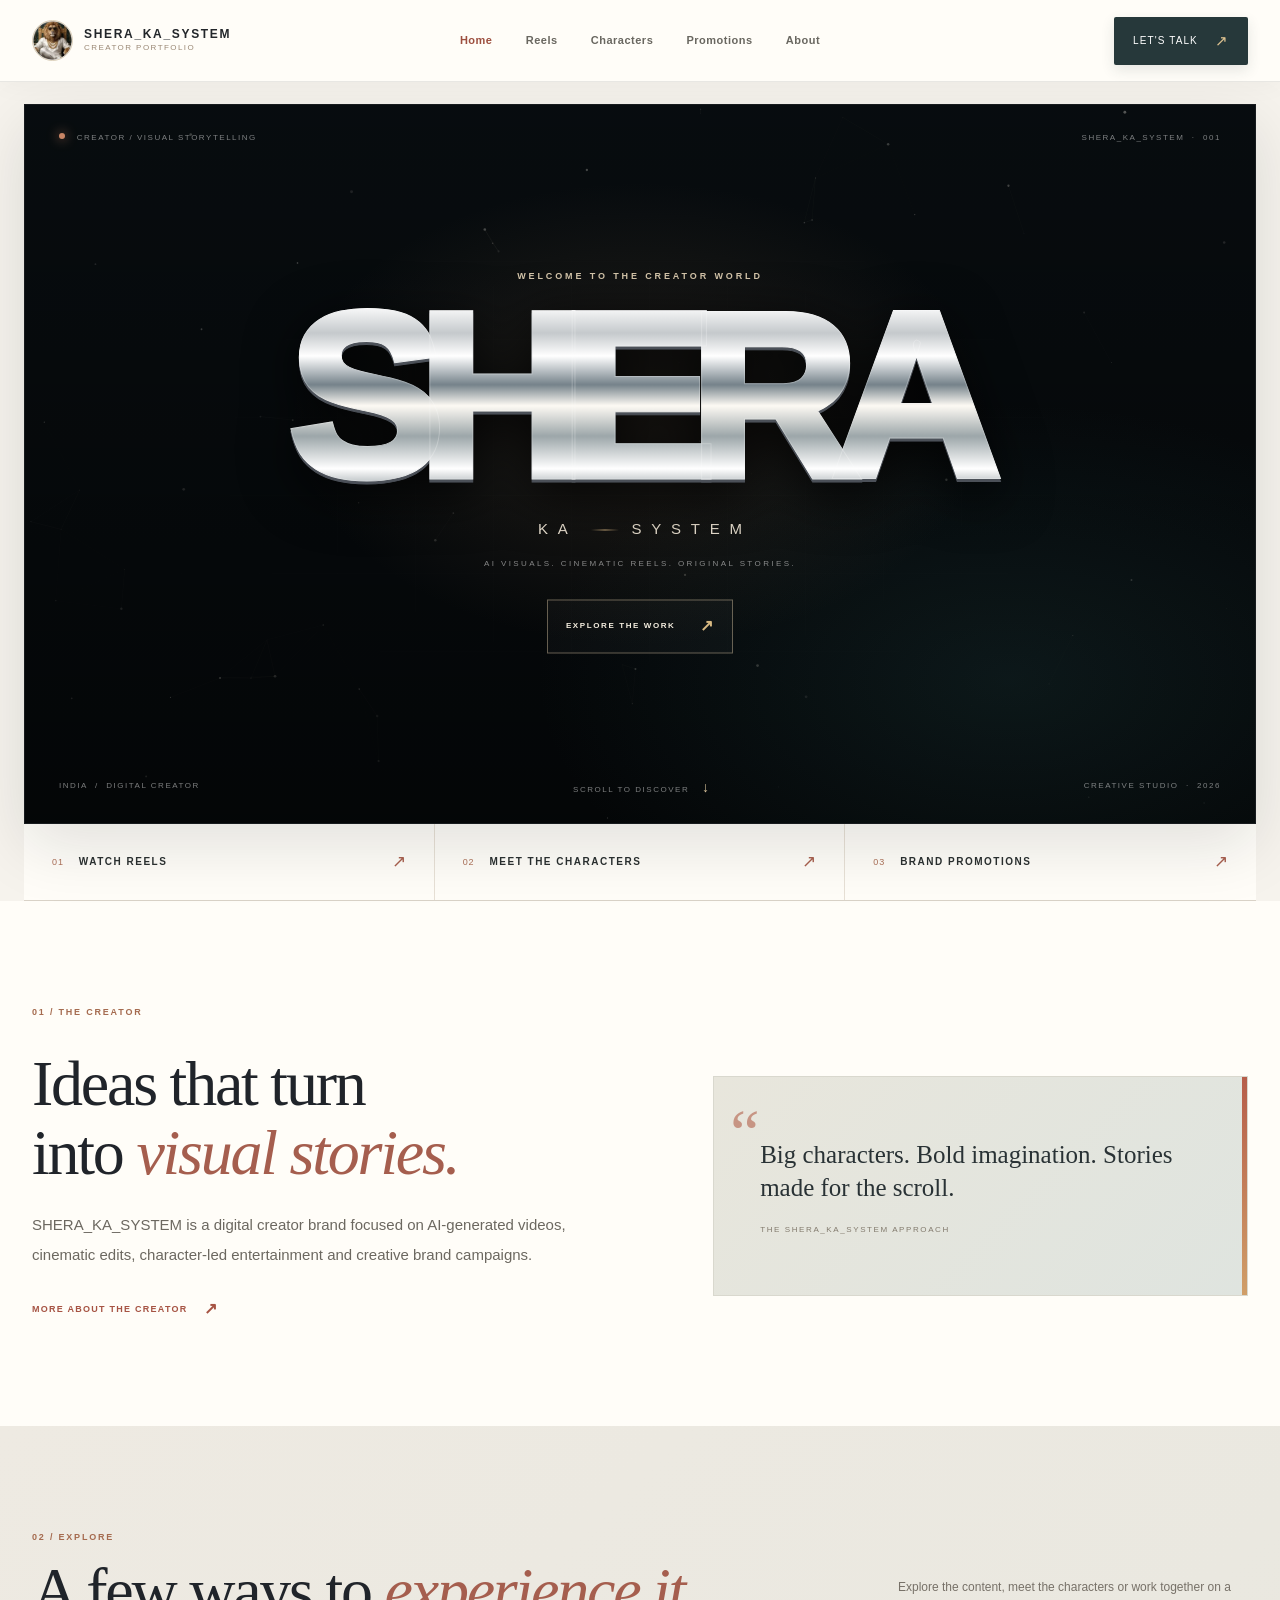
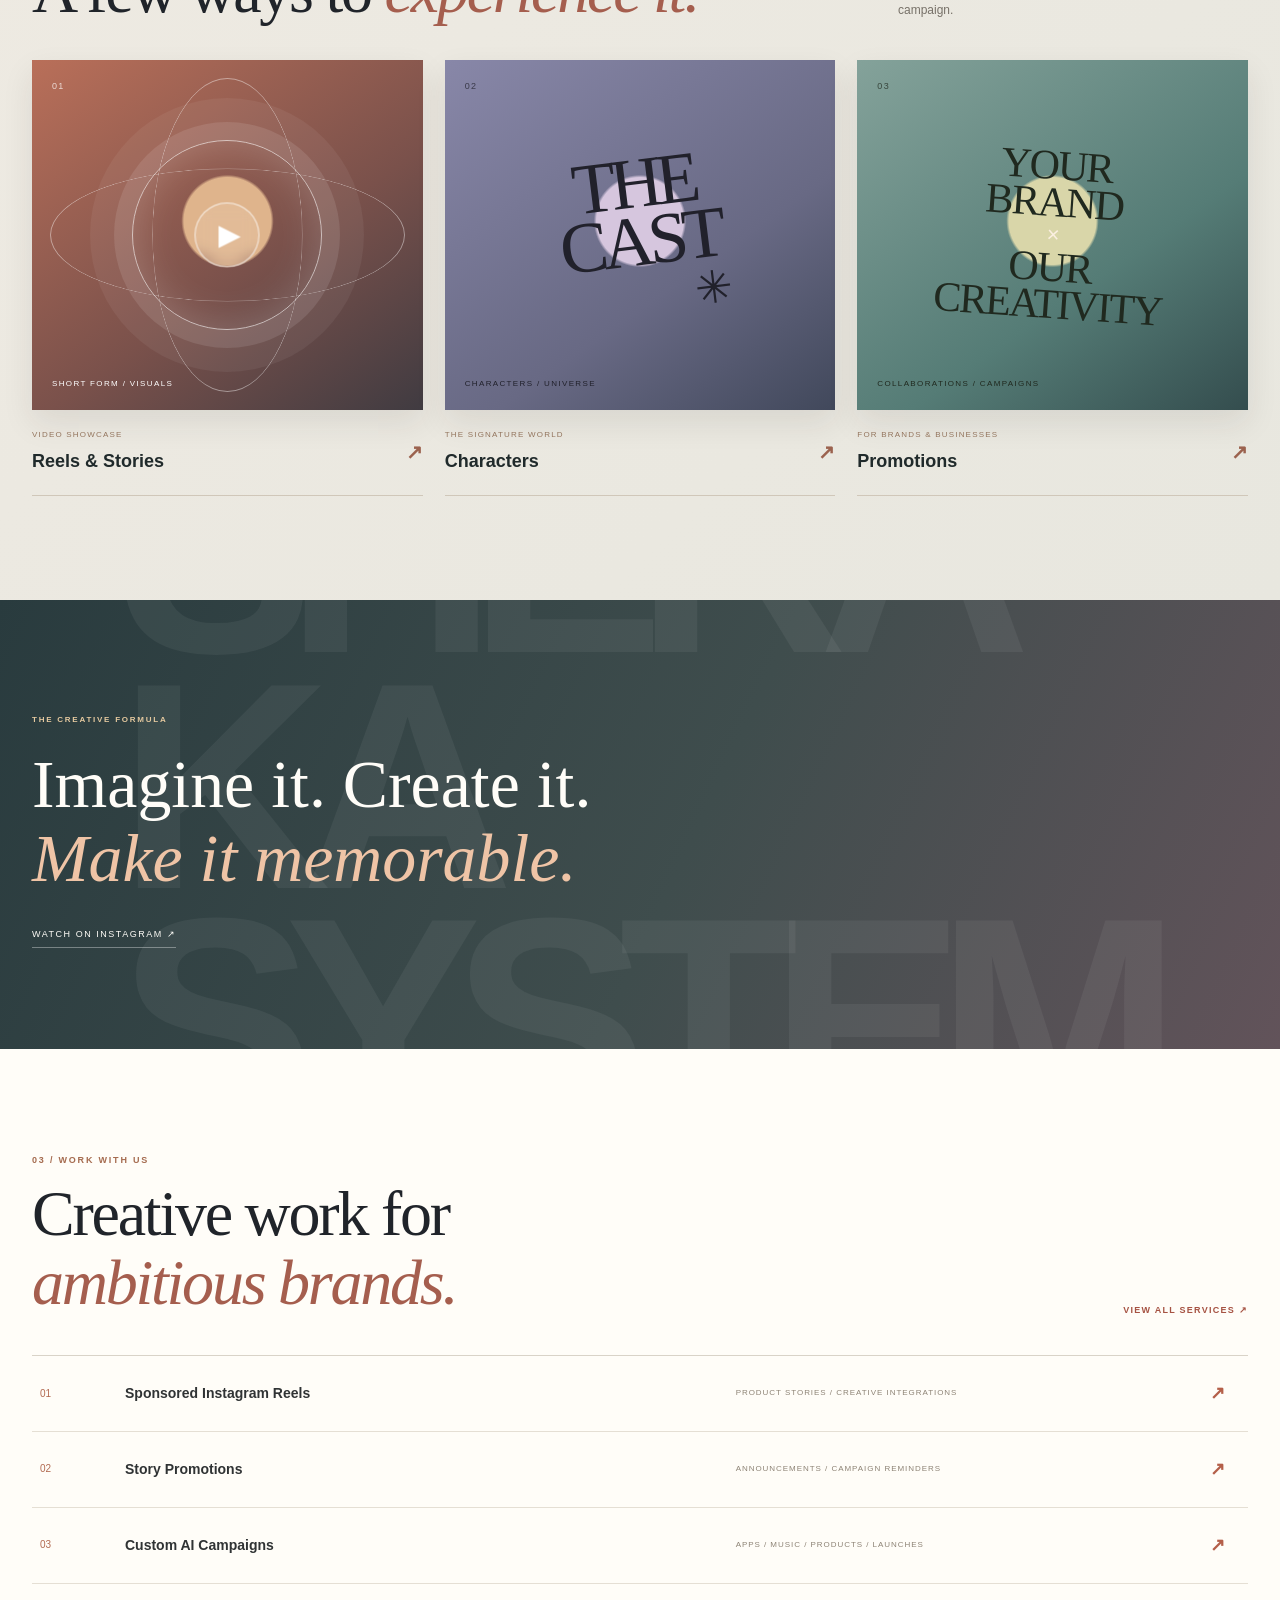
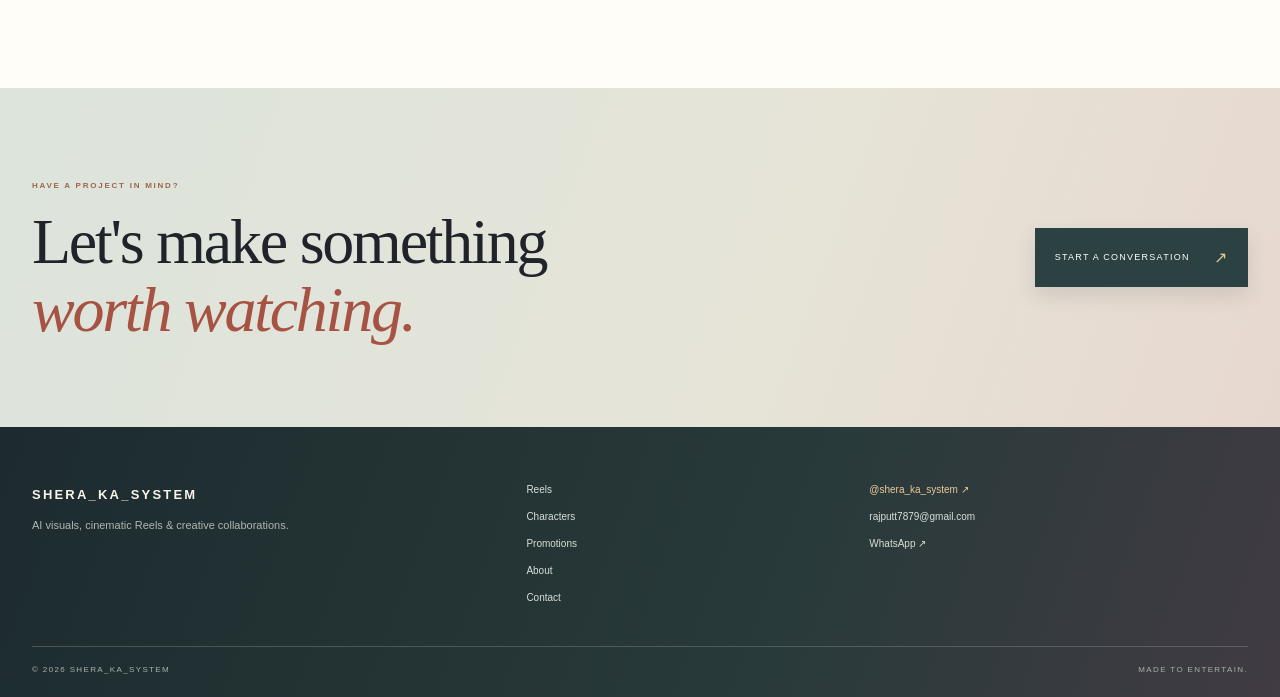
<file: index.html>
<!doctype html><html lang="en-IN"><head>
<meta charset="utf-8"><meta name="viewport" content="width=device-width,initial-scale=1"><meta name="theme-color" content="#f4f1eb">
<title>SHERA_KA_SYSTEM | AI Reels, Creator Portfolio & Brand Promotions</title><meta name="description" content="Explore SHERA_KA_SYSTEM — AI-generated cinematic Reels, signature characters, creator stories and brand collaborations."><meta name="robots" content="index,follow,max-image-preview:large">
<link rel="canonical" href="https://bhavishyarajputt83-web.github.io/sherakasystem.github.io/index.html"><link rel="icon" href="favicon.svg" type="image/svg+xml"><link rel="stylesheet" href="style.css"><link rel="preload" as="image" href="shera-avatar.webp">
<meta property="og:type" content="website"><meta property="og:site_name" content="SHERA_KA_SYSTEM"><meta property="og:title" content="SHERA_KA_SYSTEM | AI Reels, Creator Portfolio & Brand Promotions"><meta property="og:description" content="Explore SHERA_KA_SYSTEM — AI-generated cinematic Reels, signature characters, creator stories and brand collaborations."><meta property="og:url" content="https://bhavishyarajputt83-web.github.io/sherakasystem.github.io/"><meta property="og:image" content="https://bhavishyarajputt83-web.github.io/sherakasystem.github.io/shera-avatar.webp"><meta name="twitter:card" content="summary_large_image">
</head><body>
<div class="scroll-progress"></div>
<header class="site-header"><div class="header-inner">
<a class="brand" href="https://bhavishyarajputt83-web.github.io/sherakasystem.github.io/index.html" aria-label="SHERA_KA_SYSTEM home"><img src="shera-avatar.webp" alt="" width="40" height="40"><span><strong>SHERA_KA_SYSTEM</strong><small>CREATOR PORTFOLIO</small></span></a>
<button class="menu-toggle" type="button" aria-label="Open menu" aria-expanded="false"><span></span><span></span></button>
<nav class="main-nav" aria-label="Main navigation">
<a class="home-link" href="https://bhavishyarajputt83-web.github.io/sherakasystem.github.io/index.html" aria-label="Go to homepage">Home</a>
<a class="" href="reels.html">Reels</a>
<a class="" href="characters.html">Characters</a>
<a class="" href="brand-promotions.html">Promotions</a>
<a class="" href="shera-ka-system-kaun-hai.html">About</a>
</nav><a class="nav-cta" href="contact.html">Let's Talk <span>↗</span></a>
</div></header>
<main>
<section class="cinema-hero">
<canvas class="hero-particles" aria-hidden="true"></canvas><div class="hero-grid-lines"></div>
<div class="hero-meta"><span><i class="live-dot"></i> CREATOR / VISUAL STORYTELLING</span><span>SHERA_KA_SYSTEM&nbsp; · &nbsp;001</span></div>
<div class="hero-center"><p class="eyebrow">WELCOME TO THE CREATOR WORLD</p><h1 class="metal-word">SHERA</h1><div class="metal-sub">KA <i></i> SYSTEM</div><p class="hero-description">AI VISUALS. CINEMATIC REELS. ORIGINAL STORIES.</p><a class="hero-button" href="reels.html">EXPLORE THE WORK <span>↗</span></a></div>
<div class="hero-bottom"><span>INDIA&nbsp; / &nbsp;DIGITAL CREATOR</span><span class="hero-scroll">SCROLL TO DISCOVER <b>↓</b></span><span>CREATIVE STUDIO&nbsp; · &nbsp;2026</span></div>
<div class="hero-light"></div>
</section>

<section class="quick-nav" aria-label="Explore the website"><a href="reels.html"><small>01</small><strong>WATCH REELS</strong><span>↗</span></a><a href="characters.html"><small>02</small><strong>MEET THE CHARACTERS</strong><span>↗</span></a><a href="brand-promotions.html"><small>03</small><strong>BRAND PROMOTIONS</strong><span>↗</span></a></section>

<section class="section about-preview">
<div class="section-kicker" data-reveal>01 / THE CREATOR</div>
<div class="about-preview-grid"><div data-reveal><h2>Ideas that turn<br>into <em>visual stories.</em></h2><p class="section-lead">SHERA_KA_SYSTEM is a digital creator brand focused on AI-generated videos, cinematic edits, character-led entertainment and creative brand campaigns.</p><a class="text-link" href="shera-ka-system-kaun-hai.html">MORE ABOUT THE CREATOR <span>↗</span></a></div>
<div class="about-note" data-reveal><span class="note-mark">“</span><p>Big characters. Bold imagination. Stories made for the scroll.</p><small>THE SHERA_KA_SYSTEM APPROACH</small></div></div>
</section>

<section class="section work-section">
<div class="section-heading" data-reveal><div><div class="section-kicker">02 / EXPLORE</div><h2>A few ways to <em>experience it.</em></h2></div><p>Explore the content, meet the characters or work together on a campaign.</p></div>
<div class="work-grid">
<a class="work-card work-reels" href="reels.html" data-reveal><div class="work-art art-reels"><span class="art-index">01</span><div class="art-ring"></div><div class="art-play">▶</div><span class="art-caption">SHORT FORM / VISUALS</span></div><div class="work-info"><div><small>VIDEO SHOWCASE</small><h3>Reels & Stories</h3></div><b>↗</b></div></a>
<a class="work-card work-characters" href="characters.html" data-reveal><div class="work-art art-characters"><span class="art-index">02</span><div class="character-type">THE<br>CAST<span>✳</span></div><span class="art-caption">CHARACTERS / UNIVERSE</span></div><div class="work-info"><div><small>THE SIGNATURE WORLD</small><h3>Characters</h3></div><b>↗</b></div></a>
<a class="work-card work-promotions" href="brand-promotions.html" data-reveal><div class="work-art art-promotions"><span class="art-index">03</span><div class="promo-type">YOUR<br>BRAND<span>×</span>OUR<br>CREATIVITY</div><span class="art-caption">COLLABORATIONS / CAMPAIGNS</span></div><div class="work-info"><div><small>FOR BRANDS & BUSINESSES</small><h3>Promotions</h3></div><b>↗</b></div></a>
</div>
</section>

<section class="statement-band"><div class="statement-inner" data-reveal><span>THE CREATIVE FORMULA</span><h2>Imagine it. Create it.<br><em>Make it memorable.</em></h2><a href="https://www.instagram.com/shera_ka_system/reels/" target="_blank" rel="noopener noreferrer">WATCH ON INSTAGRAM ↗</a></div><div class="statement-side">SHERA<br>KA<br>SYSTEM</div></section>

<section class="section services-preview"><div class="section-heading" data-reveal><div><div class="section-kicker">03 / WORK WITH US</div><h2>Creative work for<br><em>ambitious brands.</em></h2></div><a class="text-link" href="brand-promotions.html">VIEW ALL SERVICES ↗</a></div>
<div class="service-list">
<a href="brand-promotions.html" data-reveal><span>01</span><strong>Sponsored Instagram Reels</strong><small>PRODUCT STORIES / CREATIVE INTEGRATIONS</small><b>↗</b></a>
<a href="brand-promotions.html" data-reveal><span>02</span><strong>Story Promotions</strong><small>ANNOUNCEMENTS / CAMPAIGN REMINDERS</small><b>↗</b></a>
<a href="brand-promotions.html" data-reveal><span>03</span><strong>Custom AI Campaigns</strong><small>APPS / MUSIC / PRODUCTS / LAUNCHES</small><b>↗</b></a>
</div></section>

<section class="contact-banner"><div data-reveal><small>HAVE A PROJECT IN MIND?</small><h2>Let's make something<br><em>worth watching.</em></h2></div><a class="banner-button" href="contact.html">START A CONVERSATION <span>↗</span></a></section>
</main>
<footer class="site-footer"><div class="footer-main">
<div class="footer-brand"><strong>SHERA_KA_SYSTEM</strong><p>AI visuals, cinematic Reels & creative collaborations.</p></div>
<div class="footer-nav"><a href="reels.html">Reels</a><a href="characters.html">Characters</a><a href="brand-promotions.html">Promotions</a><a href="shera-ka-system-kaun-hai.html">About</a><a href="contact.html">Contact</a></div>
<div class="footer-social"><a href="https://www.instagram.com/shera_ka_system/" target="_blank" rel="noopener noreferrer">@shera_ka_system ↗</a><a href="mailto:rajputt7879@gmail.com">rajputt7879@gmail.com</a><a href="https://wa.me/919634288445" target="_blank" rel="noopener noreferrer">WhatsApp ↗</a></div>
</div><div class="footer-bottom"><span>© 2026 SHERA_KA_SYSTEM</span><span>MADE TO ENTERTAIN.</span></div></footer><script src="effects.js" defer></script></body></html>
</file>
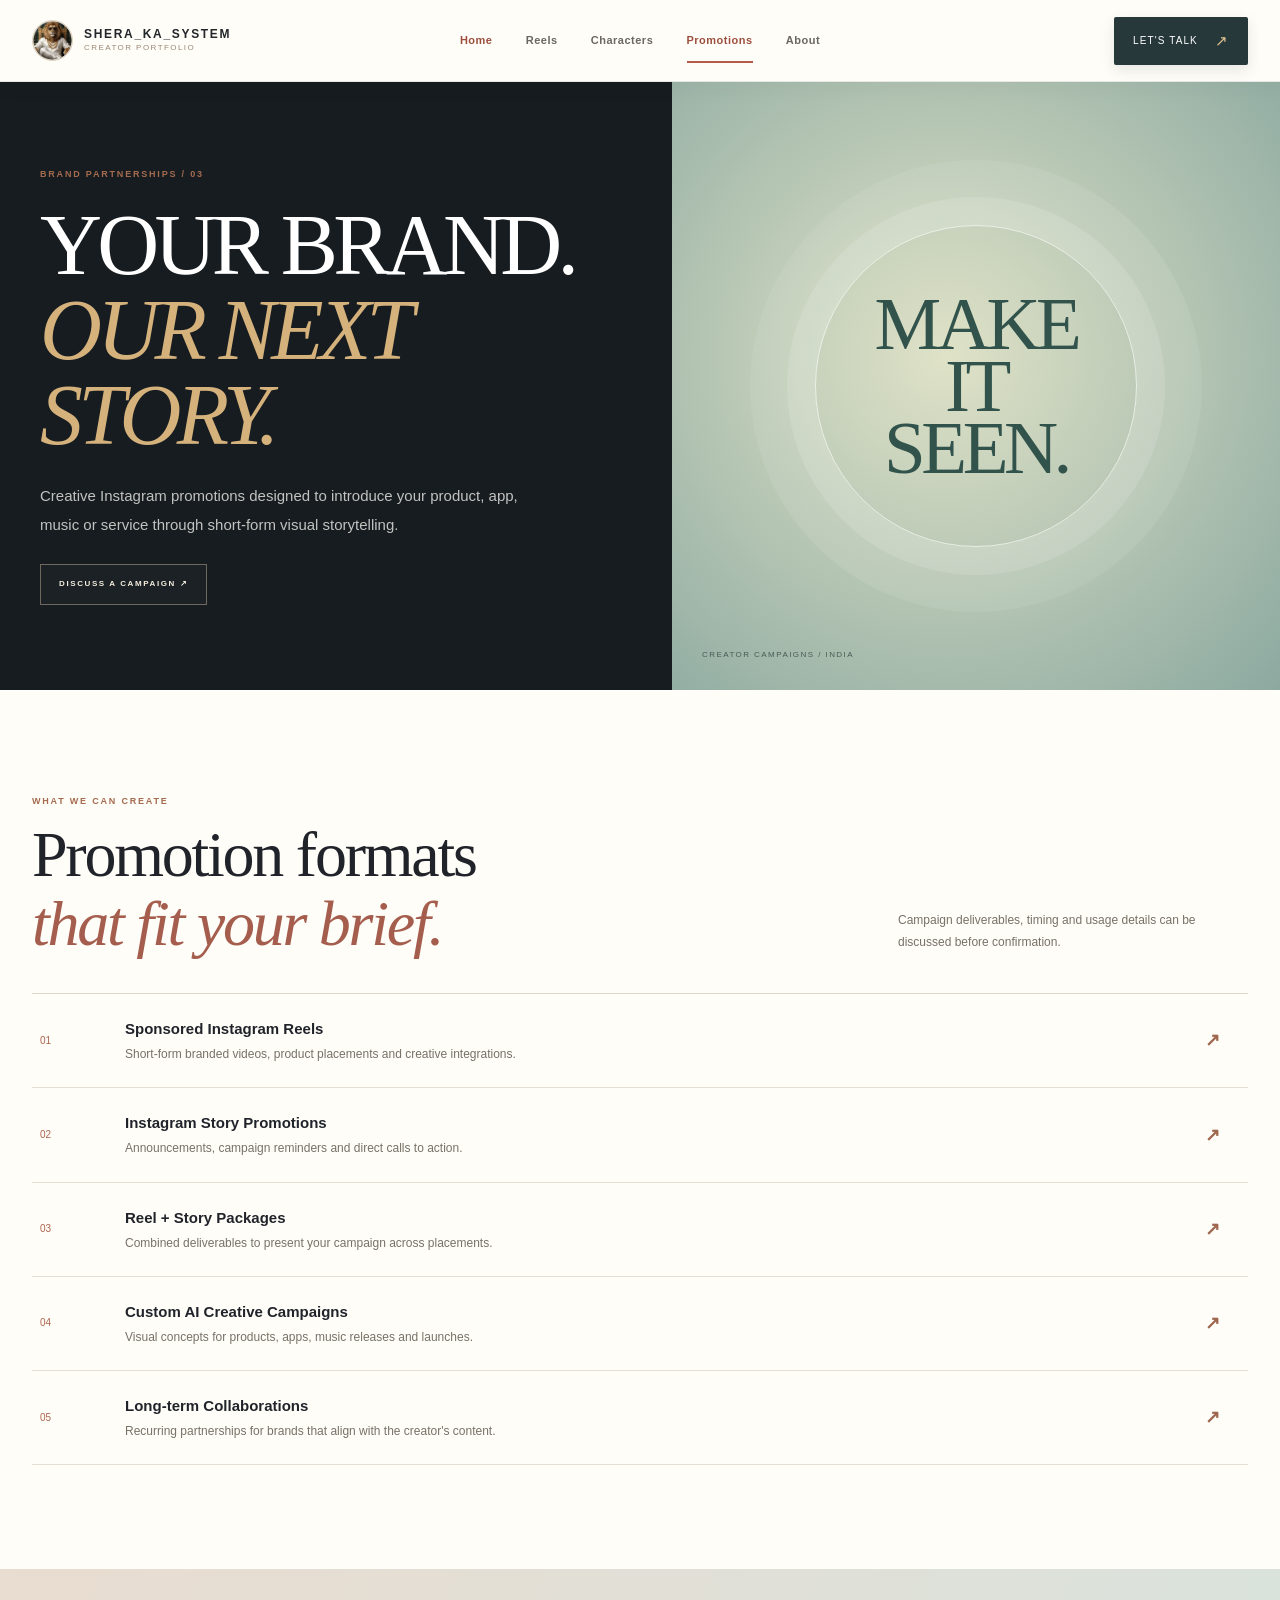
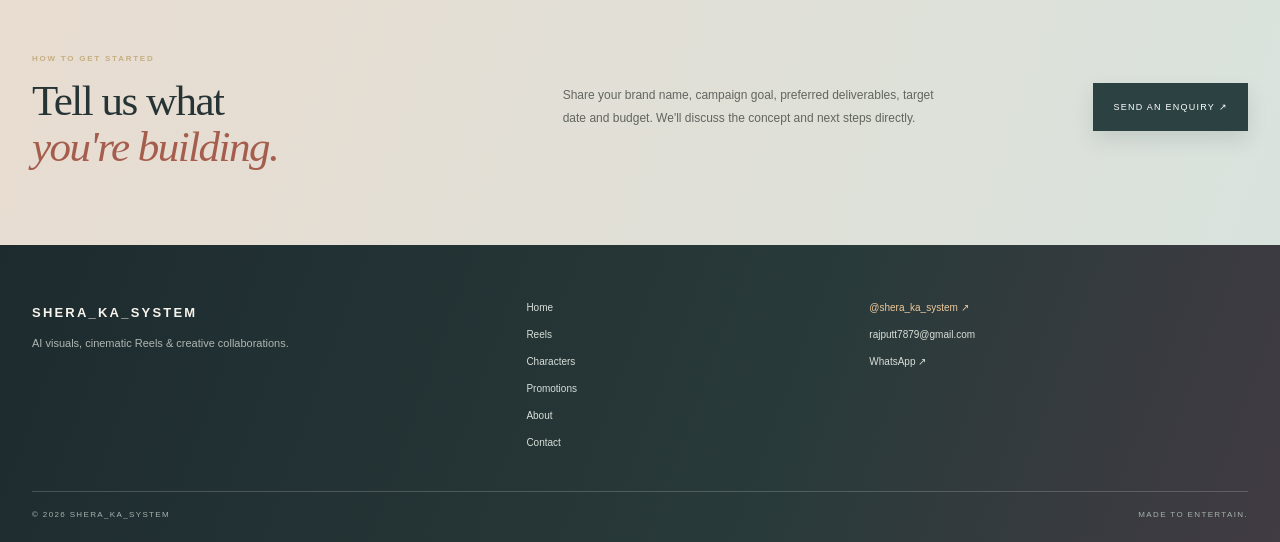
<file: brand-promotions.html>
<!doctype html><html lang="en-IN"><head>
<meta charset="utf-8"><meta name="viewport" content="width=device-width,initial-scale=1"><meta name="theme-color" content="#f4f1eb">
<title>Brand Promotions & Sponsorships | SHERA_KA_SYSTEM</title><meta name="description" content="Partner with SHERA_KA_SYSTEM for sponsored Instagram Reels, Story promotions, app and music campaigns, and custom AI-powered brand content."><meta name="robots" content="index,follow,max-image-preview:large">
<link rel="canonical" href="https://bhavishyarajputt83-web.github.io/sherakasystem.github.io/brand-promotions.html"><link rel="icon" href="favicon.svg" type="image/svg+xml"><link rel="stylesheet" href="style.css"><link rel="preload" as="image" href="shera-avatar.webp">
<meta property="og:type" content="website"><meta property="og:site_name" content="SHERA_KA_SYSTEM"><meta property="og:title" content="Brand Promotions & Sponsorships | SHERA_KA_SYSTEM"><meta property="og:description" content="Partner with SHERA_KA_SYSTEM for sponsored Instagram Reels, Story promotions, app and music campaigns, and custom AI-powered brand content."><meta property="og:url" content="https://bhavishyarajputt83-web.github.io/sherakasystem.github.io/brand-promotions.html"><meta property="og:image" content="https://bhavishyarajputt83-web.github.io/sherakasystem.github.io/shera-avatar.webp"><meta name="twitter:card" content="summary_large_image">
</head><body><div class="scroll-progress"></div><header class="site-header"><div class="header-inner">
<a class="brand" href="https://bhavishyarajputt83-web.github.io/sherakasystem.github.io/index.html" aria-label="SHERA_KA_SYSTEM home"><img src="shera-avatar.webp" alt="" width="40" height="40"><span><strong>SHERA_KA_SYSTEM</strong><small>CREATOR PORTFOLIO</small></span></a>
<button class="menu-toggle" type="button" aria-label="Open menu" aria-expanded="false"><span></span><span></span></button>
<nav class="main-nav" aria-label="Main navigation">
<a class="home-link" href="https://bhavishyarajputt83-web.github.io/sherakasystem.github.io/index.html" aria-label="Go to homepage">Home</a>
<a class="" href="reels.html">Reels</a>
<a class="" href="characters.html">Characters</a>
<a class="active" href="brand-promotions.html">Promotions</a>
<a class="" href="shera-ka-system-kaun-hai.html">About</a>
</nav><a class="nav-cta" href="contact.html">Let's Talk <span>↗</span></a>
</div></header><main>
<section class="inner-hero inner-hero-dark promo-hero"><div class="inner-hero-copy" data-reveal><div class="section-kicker">BRAND PARTNERSHIPS / 03</div><h1>YOUR BRAND.<br><em>OUR NEXT STORY.</em></h1><p>Creative Instagram promotions designed to introduce your product, app, music or service through short-form visual storytelling.</p><a class="hero-button" href="contact.html">DISCUSS A CAMPAIGN ↗</a></div><div class="inner-hero-art promo-art" data-reveal><span>MAKE<br>IT<br>SEEN.</span><small>CREATOR CAMPAIGNS / INDIA</small></div></section>
<section class="section promotion-section"><div class="section-heading" data-reveal><div><div class="section-kicker">WHAT WE CAN CREATE</div><h2>Promotion formats<br><em>that fit your brief.</em></h2></div><p>Campaign deliverables, timing and usage details can be discussed before confirmation.</p></div>
<div class="promotion-list">
<article data-reveal><span>01</span><div><h3>Sponsored Instagram Reels</h3><p>Short-form branded videos, product placements and creative integrations.</p></div><b>↗</b></article>
<article data-reveal><span>02</span><div><h3>Instagram Story Promotions</h3><p>Announcements, campaign reminders and direct calls to action.</p></div><b>↗</b></article>
<article data-reveal><span>03</span><div><h3>Reel + Story Packages</h3><p>Combined deliverables to present your campaign across placements.</p></div><b>↗</b></article>
<article data-reveal><span>04</span><div><h3>Custom AI Creative Campaigns</h3><p>Visual concepts for products, apps, music releases and launches.</p></div><b>↗</b></article>
<article data-reveal><span>05</span><div><h3>Long-term Collaborations</h3><p>Recurring partnerships for brands that align with the creator's content.</p></div><b>↗</b></article>
</div></section>
<section class="promo-note"><div><small>HOW TO GET STARTED</small><h2>Tell us what<br><em>you're building.</em></h2></div><p>Share your brand name, campaign goal, preferred deliverables, target date and budget. We'll discuss the concept and next steps directly.</p><a class="banner-button" href="contact.html">SEND AN ENQUIRY ↗</a></section>
</main><footer class="site-footer"><div class="footer-main">
<div class="footer-brand"><strong>SHERA_KA_SYSTEM</strong><p>AI visuals, cinematic Reels & creative collaborations.</p></div>
<div class="footer-nav"><a href="https://bhavishyarajputt83-web.github.io/sherakasystem.github.io/index.html">Home</a><a href="reels.html">Reels</a><a href="characters.html">Characters</a><a href="brand-promotions.html">Promotions</a><a href="shera-ka-system-kaun-hai.html">About</a><a href="contact.html">Contact</a></div>
<div class="footer-social"><a href="https://www.instagram.com/shera_ka_system/" target="_blank" rel="noopener noreferrer">@shera_ka_system ↗</a><a href="mailto:rajputt7879@gmail.com">rajputt7879@gmail.com</a><a href="https://wa.me/919634288445" target="_blank" rel="noopener noreferrer">WhatsApp ↗</a></div>
</div><div class="footer-bottom"><span>© 2026 SHERA_KA_SYSTEM</span><span>MADE TO ENTERTAIN.</span></div></footer><script src="effects.js" defer></script></body></html>
</file>
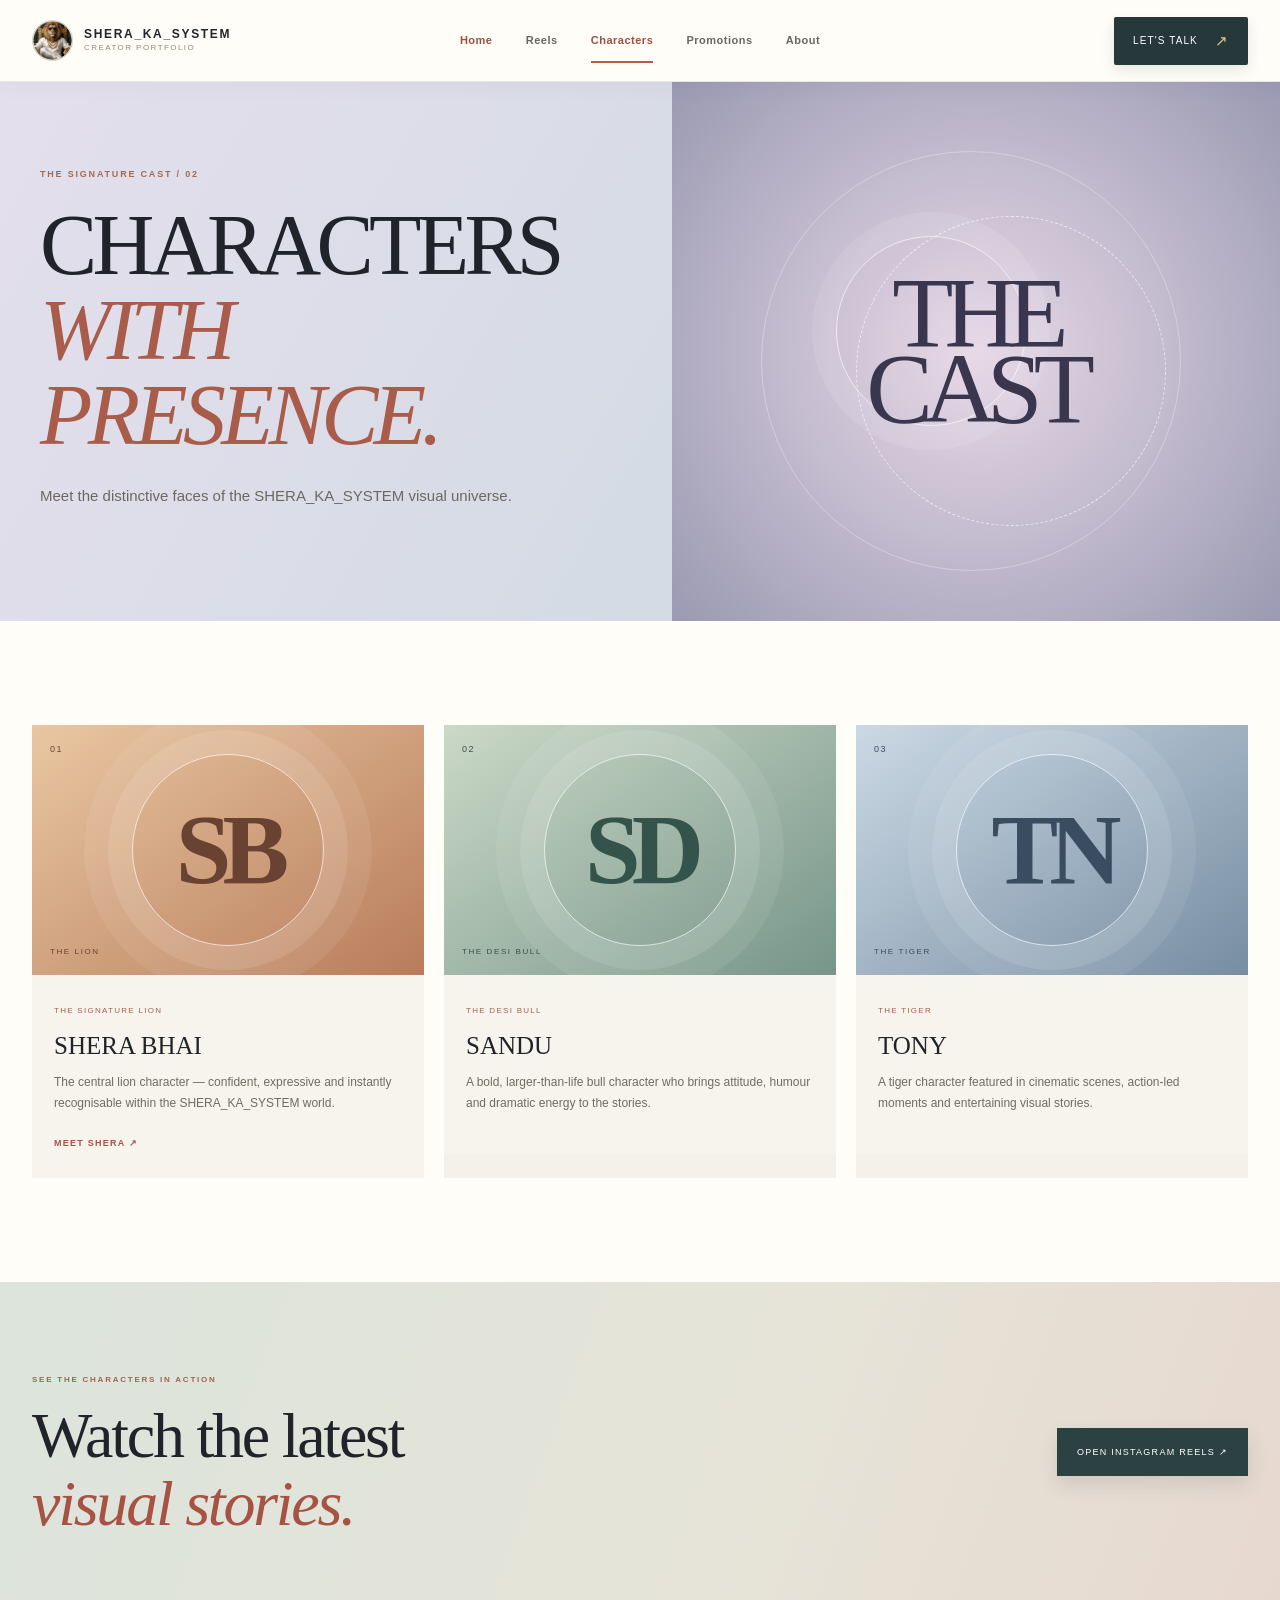
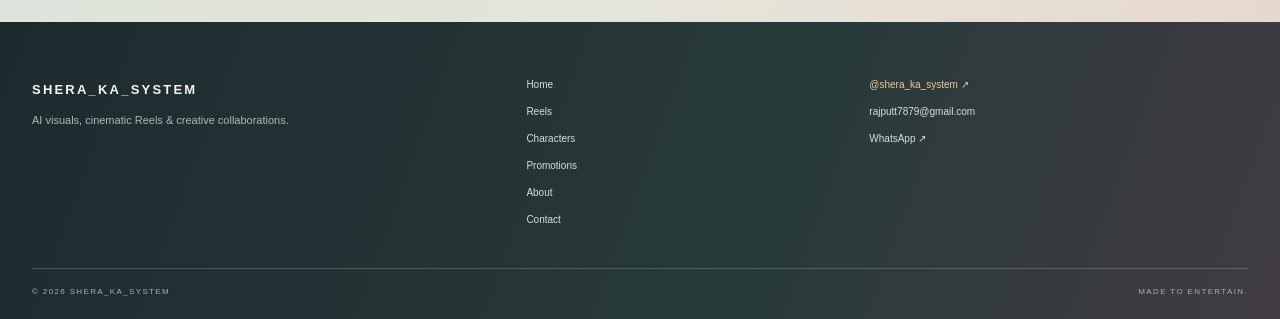
<file: characters.html>
<!doctype html><html lang="en-IN"><head>
<meta charset="utf-8"><meta name="viewport" content="width=device-width,initial-scale=1"><meta name="theme-color" content="#f4f1eb">
<title>Characters | Shera, Sandu & Tony | SHERA_KA_SYSTEM</title><meta name="description" content="Meet Shera, Sandu and Tony — signature fictional characters from the SHERA_KA_SYSTEM visual story universe."><meta name="robots" content="index,follow,max-image-preview:large">
<link rel="canonical" href="https://bhavishyarajputt83-web.github.io/sherakasystem.github.io/characters.html"><link rel="icon" href="favicon.svg" type="image/svg+xml"><link rel="stylesheet" href="style.css"><link rel="preload" as="image" href="shera-avatar.webp">
<meta property="og:type" content="website"><meta property="og:site_name" content="SHERA_KA_SYSTEM"><meta property="og:title" content="Characters | Shera, Sandu & Tony | SHERA_KA_SYSTEM"><meta property="og:description" content="Meet Shera, Sandu and Tony — signature fictional characters from the SHERA_KA_SYSTEM visual story universe."><meta property="og:url" content="https://bhavishyarajputt83-web.github.io/sherakasystem.github.io/characters.html"><meta property="og:image" content="https://bhavishyarajputt83-web.github.io/sherakasystem.github.io/shera-avatar.webp"><meta name="twitter:card" content="summary_large_image">
</head><body><div class="scroll-progress"></div><header class="site-header"><div class="header-inner">
<a class="brand" href="https://bhavishyarajputt83-web.github.io/sherakasystem.github.io/index.html" aria-label="SHERA_KA_SYSTEM home"><img src="shera-avatar.webp" alt="" width="40" height="40"><span><strong>SHERA_KA_SYSTEM</strong><small>CREATOR PORTFOLIO</small></span></a>
<button class="menu-toggle" type="button" aria-label="Open menu" aria-expanded="false"><span></span><span></span></button>
<nav class="main-nav" aria-label="Main navigation">
<a class="home-link" href="https://bhavishyarajputt83-web.github.io/sherakasystem.github.io/index.html" aria-label="Go to homepage">Home</a>
<a class="" href="reels.html">Reels</a>
<a class="active" href="characters.html">Characters</a>
<a class="" href="brand-promotions.html">Promotions</a>
<a class="" href="shera-ka-system-kaun-hai.html">About</a>
</nav><a class="nav-cta" href="contact.html">Let's Talk <span>↗</span></a>
</div></header><main>
<section class="inner-hero inner-hero-lilac"><div class="inner-hero-copy" data-reveal><div class="section-kicker">THE SIGNATURE CAST / 02</div><h1>CHARACTERS<br><em>WITH PRESENCE.</em></h1><p>Meet the distinctive faces of the SHERA_KA_SYSTEM visual universe.</p></div><div class="inner-hero-art cast-art" data-reveal><div class="cast-orb orb-a"></div><div class="cast-orb orb-b"></div><div class="cast-orb orb-c"></div><span>THE<br>CAST</span></div></section>
<section class="section character-section"><div class="character-grid">
<article class="character-profile" data-reveal><div class="character-art lion-art"><span>01</span><b>SB</b><small>THE LION</small></div><div class="character-copy"><small>THE SIGNATURE LION</small><h2>SHERA BHAI</h2><p>The central lion character — confident, expressive and instantly recognisable within the SHERA_KA_SYSTEM world.</p><a class="text-link" href="shera-bhai-kaun-hai.html">MEET SHERA ↗</a></div></article>
<article class="character-profile" data-reveal><div class="character-art bull-art"><span>02</span><b>SD</b><small>THE DESI BULL</small></div><div class="character-copy"><small>THE DESI BULL</small><h2>SANDU</h2><p>A bold, larger-than-life bull character who brings attitude, humour and dramatic energy to the stories.</p></div></article>
<article class="character-profile" data-reveal><div class="character-art tiger-art"><span>03</span><b>TN</b><small>THE TIGER</small></div><div class="character-copy"><small>THE TIGER</small><h2>TONY</h2><p>A tiger character featured in cinematic scenes, action-led moments and entertaining visual stories.</p></div></article>
</div></section>
<section class="contact-banner"><div><small>SEE THE CHARACTERS IN ACTION</small><h2>Watch the latest<br><em>visual stories.</em></h2></div><a class="banner-button" href="https://www.instagram.com/shera_ka_system/reels/" target="_blank" rel="noopener noreferrer">OPEN INSTAGRAM REELS ↗</a></section>
</main><footer class="site-footer"><div class="footer-main">
<div class="footer-brand"><strong>SHERA_KA_SYSTEM</strong><p>AI visuals, cinematic Reels & creative collaborations.</p></div>
<div class="footer-nav"><a href="https://bhavishyarajputt83-web.github.io/sherakasystem.github.io/index.html">Home</a><a href="reels.html">Reels</a><a href="characters.html">Characters</a><a href="brand-promotions.html">Promotions</a><a href="shera-ka-system-kaun-hai.html">About</a><a href="contact.html">Contact</a></div>
<div class="footer-social"><a href="https://www.instagram.com/shera_ka_system/" target="_blank" rel="noopener noreferrer">@shera_ka_system ↗</a><a href="mailto:rajputt7879@gmail.com">rajputt7879@gmail.com</a><a href="https://wa.me/919634288445" target="_blank" rel="noopener noreferrer">WhatsApp ↗</a></div>
</div><div class="footer-bottom"><span>© 2026 SHERA_KA_SYSTEM</span><span>MADE TO ENTERTAIN.</span></div></footer><script src="effects.js" defer></script></body></html>
</file>
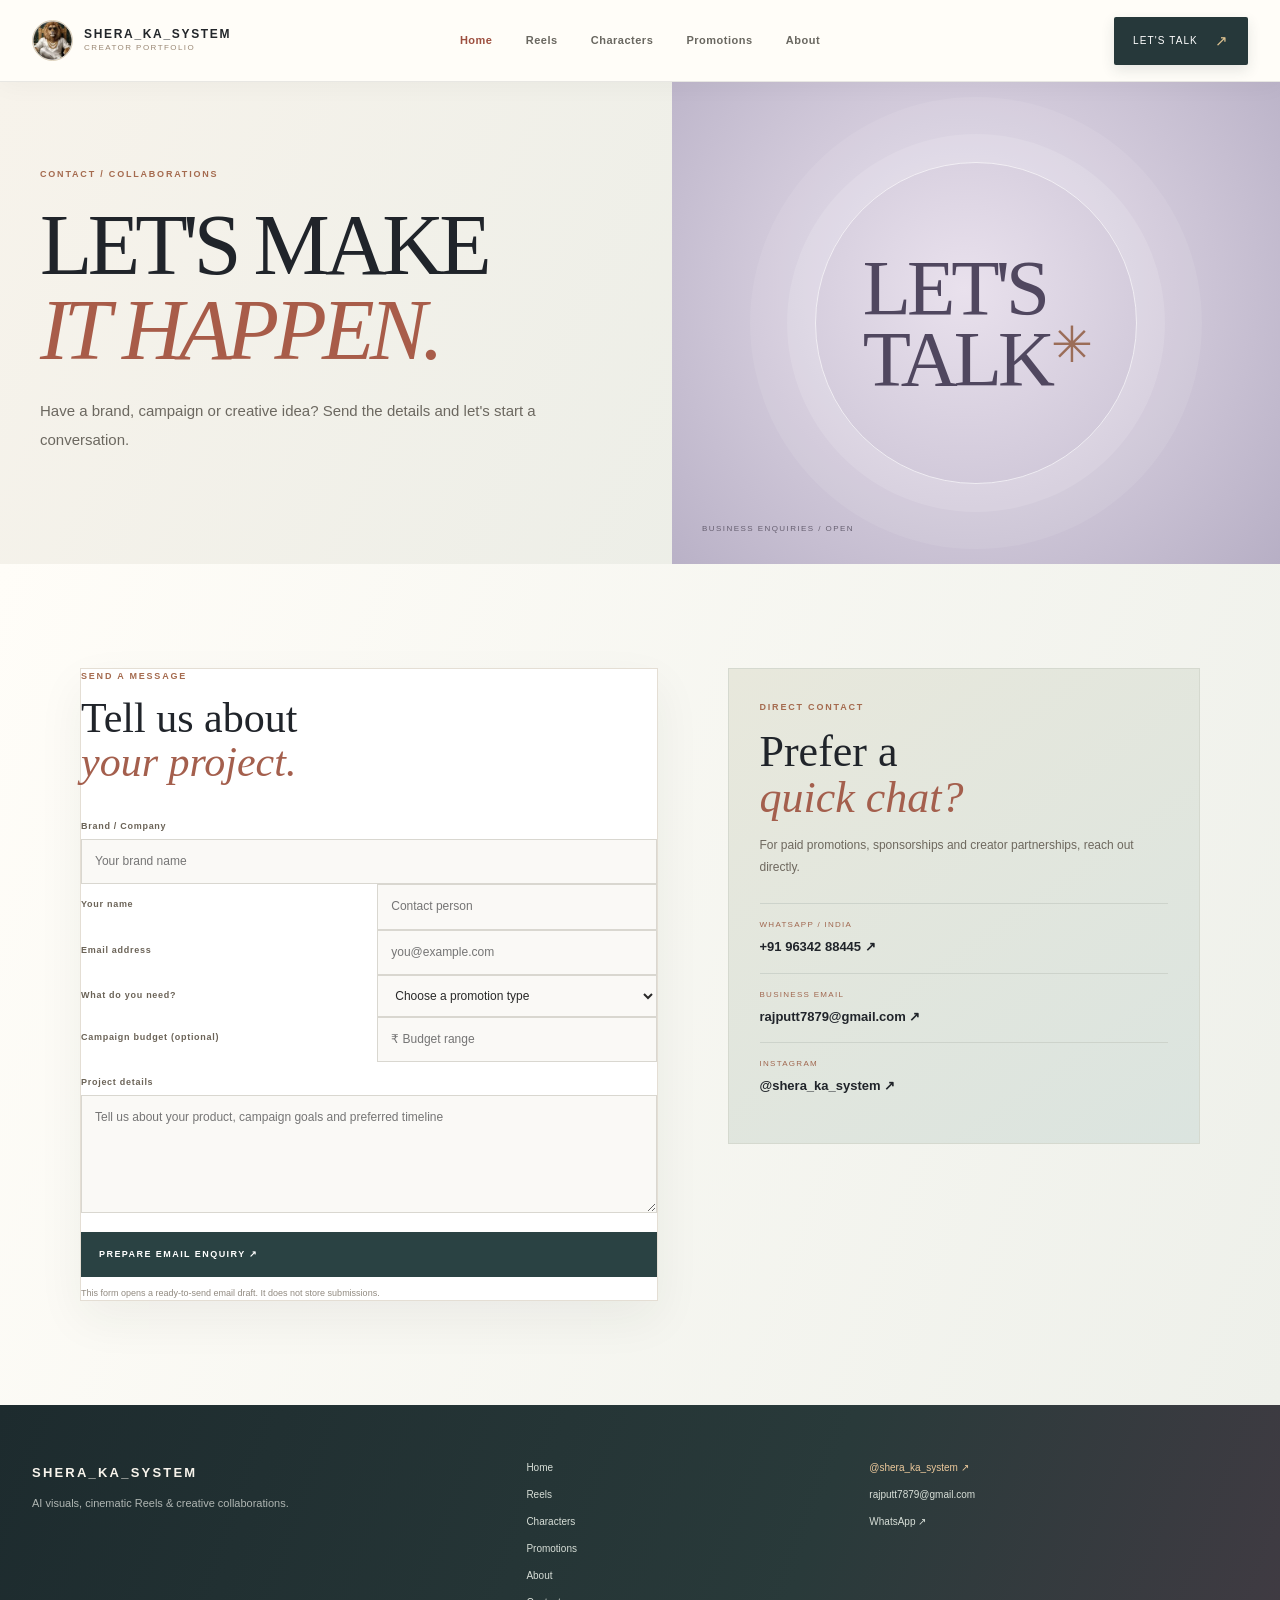
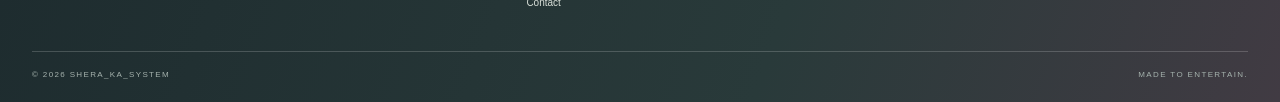
<file: contact.html>
<!doctype html><html lang="en-IN"><head>
<meta charset="utf-8"><meta name="viewport" content="width=device-width,initial-scale=1"><meta name="theme-color" content="#f4f1eb">
<title>Contact SHERA_KA_SYSTEM | Brand Promotion Enquiries</title><meta name="description" content="Contact SHERA_KA_SYSTEM for paid Instagram Reels, Story promotions, sponsorships, app and music campaigns, and creator collaborations."><meta name="robots" content="index,follow,max-image-preview:large">
<link rel="canonical" href="https://bhavishyarajputt83-web.github.io/sherakasystem.github.io/contact.html"><link rel="icon" href="favicon.svg" type="image/svg+xml"><link rel="stylesheet" href="style.css"><link rel="preload" as="image" href="shera-avatar.webp">
<meta property="og:type" content="website"><meta property="og:site_name" content="SHERA_KA_SYSTEM"><meta property="og:title" content="Contact SHERA_KA_SYSTEM | Brand Promotion Enquiries"><meta property="og:description" content="Contact SHERA_KA_SYSTEM for paid Instagram Reels, Story promotions, sponsorships, app and music campaigns, and creator collaborations."><meta property="og:url" content="https://bhavishyarajputt83-web.github.io/sherakasystem.github.io/contact.html"><meta property="og:image" content="https://bhavishyarajputt83-web.github.io/sherakasystem.github.io/shera-avatar.webp"><meta name="twitter:card" content="summary_large_image">
</head><body><div class="scroll-progress"></div><header class="site-header"><div class="header-inner">
<a class="brand" href="https://bhavishyarajputt83-web.github.io/sherakasystem.github.io/index.html" aria-label="SHERA_KA_SYSTEM home"><img src="shera-avatar.webp" alt="" width="40" height="40"><span><strong>SHERA_KA_SYSTEM</strong><small>CREATOR PORTFOLIO</small></span></a>
<button class="menu-toggle" type="button" aria-label="Open menu" aria-expanded="false"><span></span><span></span></button>
<nav class="main-nav" aria-label="Main navigation">
<a class="home-link" href="https://bhavishyarajputt83-web.github.io/sherakasystem.github.io/index.html" aria-label="Go to homepage">Home</a>
<a class="" href="reels.html">Reels</a>
<a class="" href="characters.html">Characters</a>
<a class="" href="brand-promotions.html">Promotions</a>
<a class="" href="shera-ka-system-kaun-hai.html">About</a>
</nav><a class="nav-cta" href="contact.html">Let's Talk <span>↗</span></a>
</div></header><main>
<section class="inner-hero inner-hero-cream contact-hero"><div class="inner-hero-copy" data-reveal><div class="section-kicker">CONTACT / COLLABORATIONS</div><h1>LET'S MAKE<br><em>IT HAPPEN.</em></h1><p>Have a brand, campaign or creative idea? Send the details and let's start a conversation.</p></div><div class="inner-hero-art contact-art" data-reveal><span>LET'S<br>TALK<span class="contact-star">✳</span></span><small>BUSINESS ENQUIRIES / OPEN</small></div></section>
<section class="section contact-section"><div class="contact-layout">
<form class="contact-form" id="enquiryForm"><div class="section-kicker">SEND A MESSAGE</div><h2>Tell us about<br><em>your project.</em></h2>
<label for="brand">Brand / Company</label><input id="brand" name="brand" required placeholder="Your brand name">
<label for="person">Your name</label><input id="person" name="person" required placeholder="Contact person">
<label for="reply">Email address</label><input id="reply" name="reply" type="email" required placeholder="you@example.com">
<label for="type">What do you need?</label><select id="type" name="type" required><option value="">Choose a promotion type</option><option>Sponsored Instagram Reel</option><option>Instagram Story Promotion</option><option>Reel + Story Package</option><option>App / Music Promotion</option><option>Custom AI Campaign</option><option>Long-term Collaboration</option><option>Other</option></select>
<label for="budget">Campaign budget (optional)</label><input id="budget" name="budget" placeholder="₹ Budget range">
<label for="details">Project details</label><textarea id="details" name="details" required placeholder="Tell us about your product, campaign goals and preferred timeline"></textarea>
<button class="form-button" type="submit">PREPARE EMAIL ENQUIRY ↗</button><small class="form-note">This form opens a ready-to-send email draft. It does not store submissions.</small></form>
<aside class="contact-direct"><div class="section-kicker">DIRECT CONTACT</div><h2>Prefer a<br><em>quick chat?</em></h2><p>For paid promotions, sponsorships and creator partnerships, reach out directly.</p><a href="https://wa.me/919634288445" target="_blank" rel="noopener noreferrer"><small>WHATSAPP / INDIA</small><strong>+91 96342 88445 ↗</strong></a><a href="mailto:rajputt7879@gmail.com"><small>BUSINESS EMAIL</small><strong>rajputt7879@gmail.com ↗</strong></a><a href="https://www.instagram.com/shera_ka_system/" target="_blank" rel="noopener noreferrer"><small>INSTAGRAM</small><strong>@shera_ka_system ↗</strong></a></aside>
</div></section>
</main><footer class="site-footer"><div class="footer-main">
<div class="footer-brand"><strong>SHERA_KA_SYSTEM</strong><p>AI visuals, cinematic Reels & creative collaborations.</p></div>
<div class="footer-nav"><a href="https://bhavishyarajputt83-web.github.io/sherakasystem.github.io/index.html">Home</a><a href="reels.html">Reels</a><a href="characters.html">Characters</a><a href="brand-promotions.html">Promotions</a><a href="shera-ka-system-kaun-hai.html">About</a><a href="contact.html">Contact</a></div>
<div class="footer-social"><a href="https://www.instagram.com/shera_ka_system/" target="_blank" rel="noopener noreferrer">@shera_ka_system ↗</a><a href="mailto:rajputt7879@gmail.com">rajputt7879@gmail.com</a><a href="https://wa.me/919634288445" target="_blank" rel="noopener noreferrer">WhatsApp ↗</a></div>
</div><div class="footer-bottom"><span>© 2026 SHERA_KA_SYSTEM</span><span>MADE TO ENTERTAIN.</span></div></footer>
<script>document.getElementById('enquiryForm').addEventListener('submit',function(event){event.preventDefault();const f=new FormData(this);const subject='Brand Promotion Enquiry — '+f.get('brand');const body=['Brand / Company: '+f.get('brand'),'Contact Person: '+f.get('person'),'Reply Email: '+f.get('reply'),'Promotion Type: '+f.get('type'),'Campaign Budget: '+(f.get('budget')||'Not specified'),'Project Details:',f.get('details')].join('\n');window.location.href='mailto:rajputt7879@gmail.com?subject='+encodeURIComponent(subject)+'&body='+encodeURIComponent(body);});</script><script src="effects.js" defer></script></body></html>
</file>
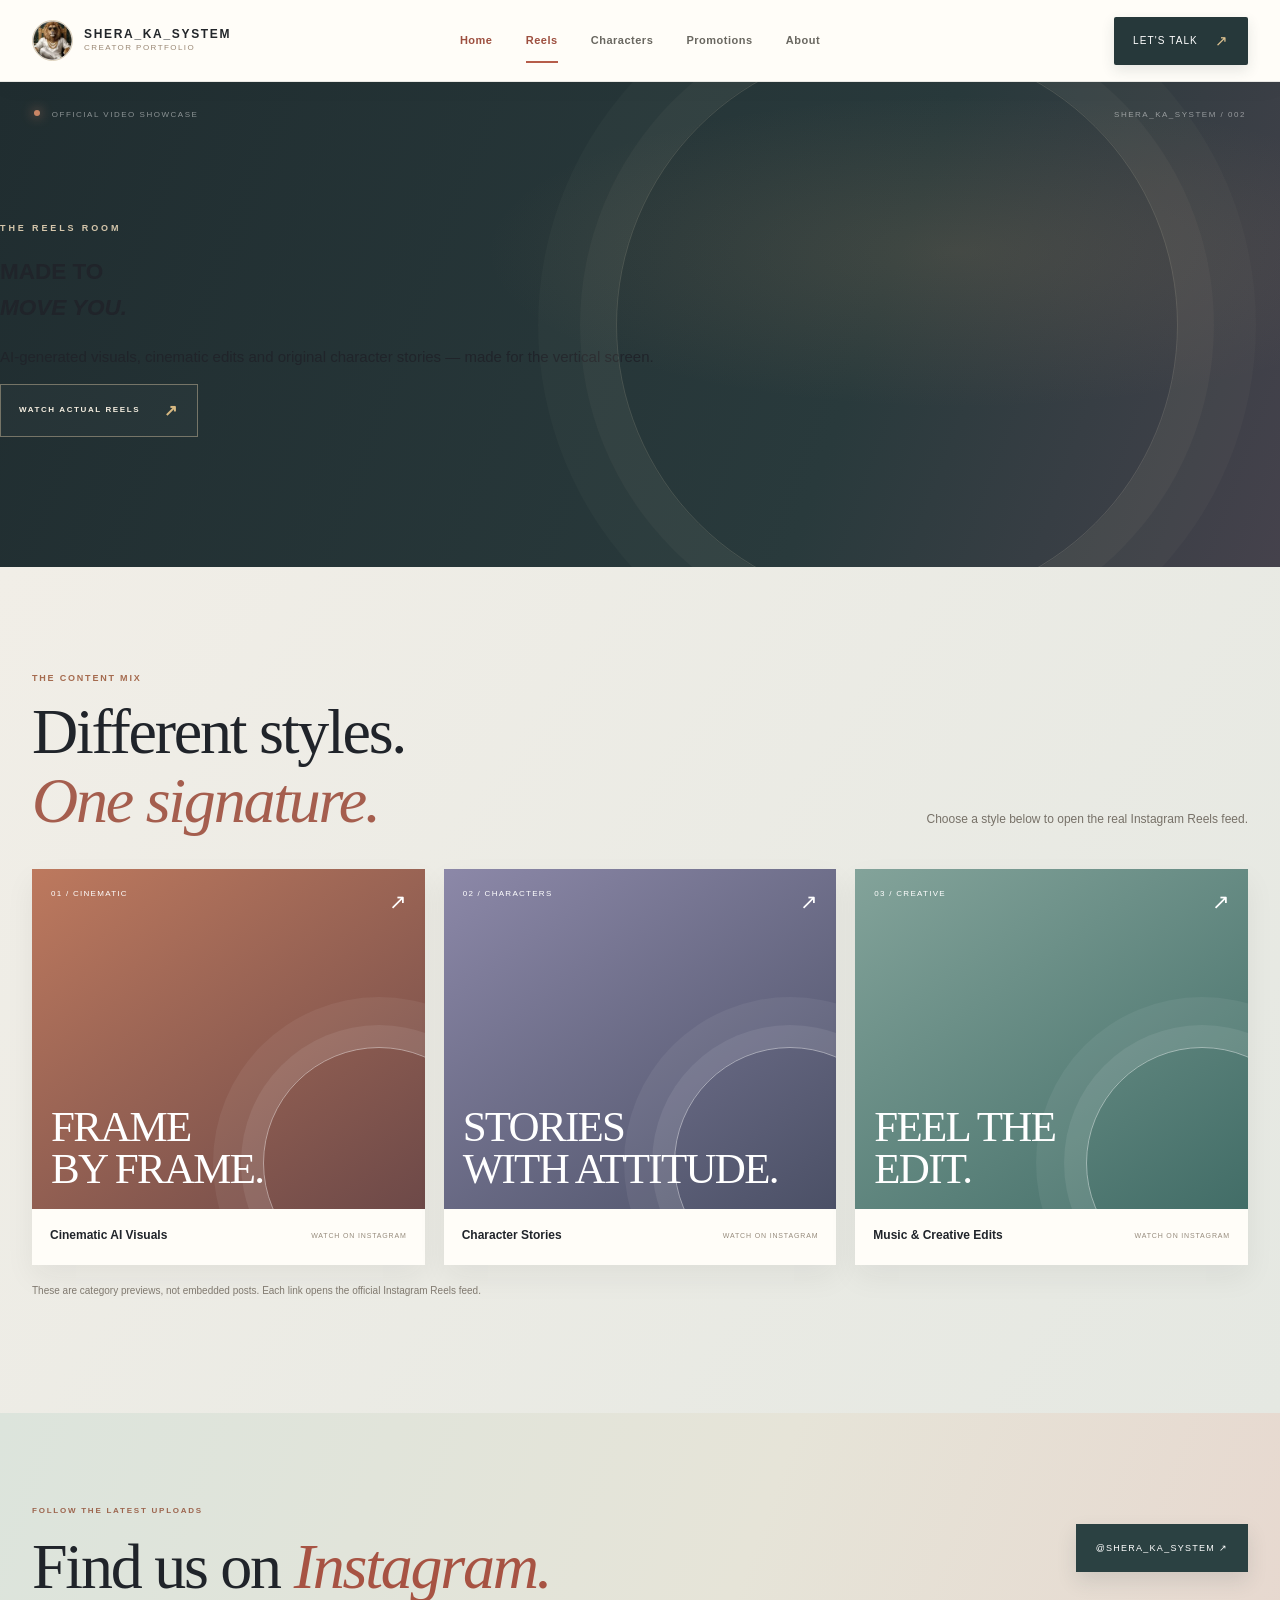
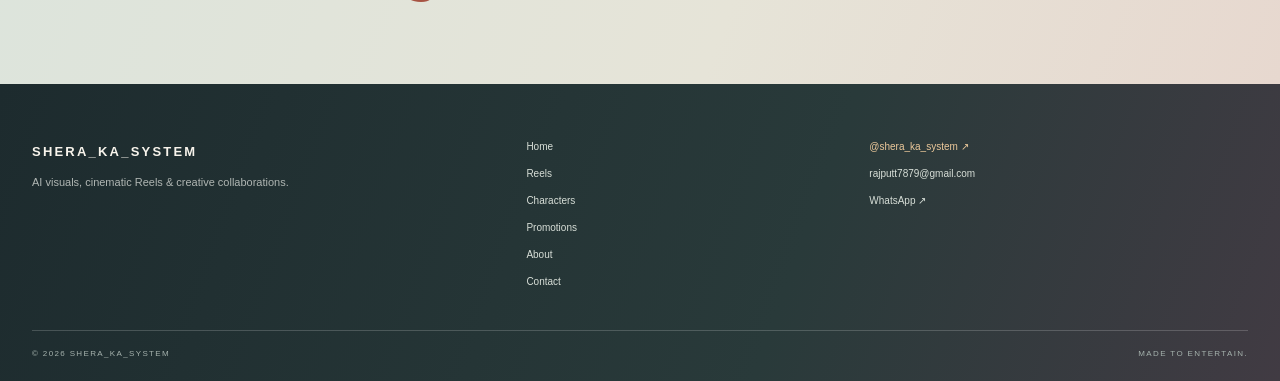
<file: reels.html>
<!doctype html><html lang="en-IN"><head>
<meta charset="utf-8"><meta name="viewport" content="width=device-width,initial-scale=1"><meta name="theme-color" content="#f4f1eb">
<title>Reels | SHERA_KA_SYSTEM</title><meta name="description" content="Explore SHERA_KA_SYSTEM AI-generated Instagram Reels, cinematic video stories and creator content."><meta name="robots" content="index,follow,max-image-preview:large">
<link rel="canonical" href="https://bhavishyarajputt83-web.github.io/sherakasystem.github.io/reels.html"><link rel="icon" href="favicon.svg" type="image/svg+xml"><link rel="stylesheet" href="style.css"><link rel="preload" as="image" href="shera-avatar.webp">
<meta property="og:type" content="website"><meta property="og:site_name" content="SHERA_KA_SYSTEM"><meta property="og:title" content="Reels | SHERA_KA_SYSTEM"><meta property="og:description" content="Explore SHERA_KA_SYSTEM AI-generated Instagram Reels, cinematic video stories and creator content."><meta property="og:url" content="https://bhavishyarajputt83-web.github.io/sherakasystem.github.io/reels.html"><meta property="og:image" content="https://bhavishyarajputt83-web.github.io/sherakasystem.github.io/shera-avatar.webp"><meta name="twitter:card" content="summary_large_image">
</head><body><div class="scroll-progress"></div><header class="site-header"><div class="header-inner">
<a class="brand" href="https://bhavishyarajputt83-web.github.io/sherakasystem.github.io/index.html" aria-label="SHERA_KA_SYSTEM home"><img src="shera-avatar.webp" alt="" width="40" height="40"><span><strong>SHERA_KA_SYSTEM</strong><small>CREATOR PORTFOLIO</small></span></a>
<button class="menu-toggle" type="button" aria-label="Open menu" aria-expanded="false"><span></span><span></span></button>
<nav class="main-nav" aria-label="Main navigation">
<a class="home-link" href="https://bhavishyarajputt83-web.github.io/sherakasystem.github.io/index.html" aria-label="Go to homepage">Home</a>
<a class="active" href="reels.html">Reels</a>
<a class="" href="characters.html">Characters</a>
<a class="" href="brand-promotions.html">Promotions</a>
<a class="" href="shera-ka-system-kaun-hai.html">About</a>
</nav><a class="nav-cta" href="contact.html">Let's Talk <span>↗</span></a>
</div></header><main>
<section class="page-hero page-hero-dark"><div class="hero-meta"><span><i class="live-dot"></i> OFFICIAL VIDEO SHOWCASE</span><span>SHERA_KA_SYSTEM / 002</span></div><div class="page-hero-content" data-reveal><p class="eyebrow">THE REELS ROOM</p><h1>MADE TO<br><em>MOVE YOU.</em></h1><p>AI-generated visuals, cinematic edits and original character stories — made for the vertical screen.</p><a class="hero-button" href="https://www.instagram.com/shera_ka_system/reels/" target="_blank" rel="noopener noreferrer">WATCH ACTUAL REELS <span>↗</span></a></div></section>
<section class="section reel-section"><div class="section-heading" data-reveal><div><div class="section-kicker">THE CONTENT MIX</div><h2>Different styles.<br><em>One signature.</em></h2></div><p>Choose a style below to open the real Instagram Reels feed.</p></div>
<div class="reel-grid">
<a class="reel-card reel-card-one" href="https://www.instagram.com/shera_ka_system/reels/" target="_blank" rel="noopener noreferrer" data-reveal><div class="reel-art"><span>01 / CINEMATIC</span><b>FRAME<br>BY FRAME.</b><i>↗</i></div><div class="reel-card-caption"><strong>Cinematic AI Visuals</strong><small>WATCH ON INSTAGRAM</small></div></a>
<a class="reel-card reel-card-two" href="https://www.instagram.com/shera_ka_system/reels/" target="_blank" rel="noopener noreferrer" data-reveal><div class="reel-art"><span>02 / CHARACTERS</span><b>STORIES<br>WITH ATTITUDE.</b><i>↗</i></div><div class="reel-card-caption"><strong>Character Stories</strong><small>WATCH ON INSTAGRAM</small></div></a>
<a class="reel-card reel-card-three" href="https://www.instagram.com/shera_ka_system/reels/" target="_blank" rel="noopener noreferrer" data-reveal><div class="reel-art"><span>03 / CREATIVE</span><b>FEEL THE<br>EDIT.</b><i>↗</i></div><div class="reel-card-caption"><strong>Music & Creative Edits</strong><small>WATCH ON INSTAGRAM</small></div></a>
</div><p class="fine-print">These are category previews, not embedded posts. Each link opens the official Instagram Reels feed.</p></section>
<section class="contact-banner"><div><small>FOLLOW THE LATEST UPLOADS</small><h2>Find us on <em>Instagram.</em></h2></div><a class="banner-button" href="https://www.instagram.com/shera_ka_system/" target="_blank" rel="noopener noreferrer">@SHERA_KA_SYSTEM ↗</a></section>
</main><footer class="site-footer"><div class="footer-main">
<div class="footer-brand"><strong>SHERA_KA_SYSTEM</strong><p>AI visuals, cinematic Reels & creative collaborations.</p></div>
<div class="footer-nav"><a href="https://bhavishyarajputt83-web.github.io/sherakasystem.github.io/index.html">Home</a><a href="reels.html">Reels</a><a href="characters.html">Characters</a><a href="brand-promotions.html">Promotions</a><a href="shera-ka-system-kaun-hai.html">About</a><a href="contact.html">Contact</a></div>
<div class="footer-social"><a href="https://www.instagram.com/shera_ka_system/" target="_blank" rel="noopener noreferrer">@shera_ka_system ↗</a><a href="mailto:rajputt7879@gmail.com">rajputt7879@gmail.com</a><a href="https://wa.me/919634288445" target="_blank" rel="noopener noreferrer">WhatsApp ↗</a></div>
</div><div class="footer-bottom"><span>© 2026 SHERA_KA_SYSTEM</span><span>MADE TO ENTERTAIN.</span></div></footer><script src="effects.js" defer></script></body></html>
</file>
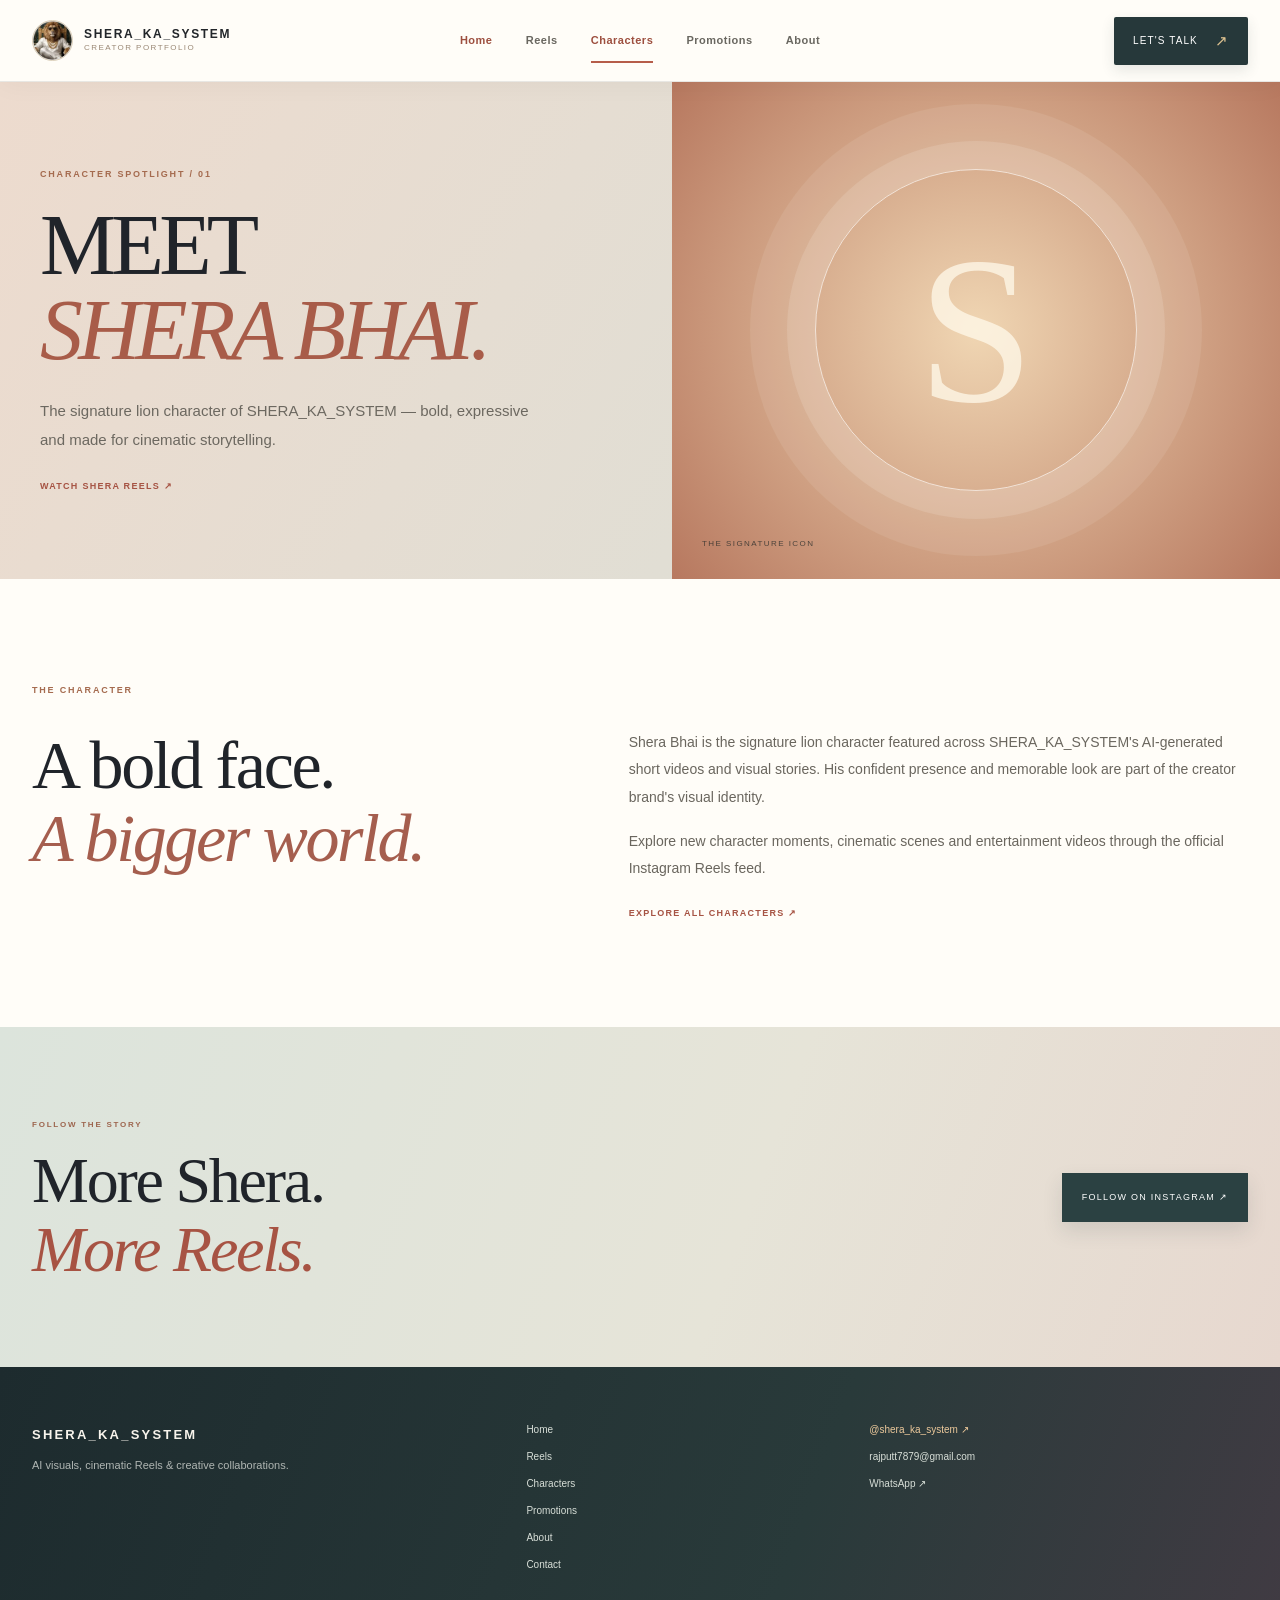
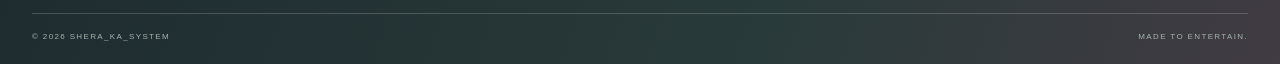
<file: shera-bhai-kaun-hai.html>
<!doctype html><html lang="en-IN"><head>
<meta charset="utf-8"><meta name="viewport" content="width=device-width,initial-scale=1"><meta name="theme-color" content="#f4f1eb">
<title>Shera Bhai | Signature Lion Character | SHERA_KA_SYSTEM</title><meta name="description" content="Meet Shera Bhai, the signature lion character featured in SHERA_KA_SYSTEM's AI-generated visual stories and Instagram Reels."><meta name="robots" content="index,follow,max-image-preview:large">
<link rel="canonical" href="https://bhavishyarajputt83-web.github.io/sherakasystem.github.io/shera-bhai-kaun-hai.html"><link rel="icon" href="favicon.svg" type="image/svg+xml"><link rel="stylesheet" href="style.css"><link rel="preload" as="image" href="shera-avatar.webp">
<meta property="og:type" content="website"><meta property="og:site_name" content="SHERA_KA_SYSTEM"><meta property="og:title" content="Shera Bhai | Signature Lion Character | SHERA_KA_SYSTEM"><meta property="og:description" content="Meet Shera Bhai, the signature lion character featured in SHERA_KA_SYSTEM's AI-generated visual stories and Instagram Reels."><meta property="og:url" content="https://bhavishyarajputt83-web.github.io/sherakasystem.github.io/shera-bhai-kaun-hai.html"><meta property="og:image" content="https://bhavishyarajputt83-web.github.io/sherakasystem.github.io/shera-avatar.webp"><meta name="twitter:card" content="summary_large_image">
</head><body><div class="scroll-progress"></div><header class="site-header"><div class="header-inner">
<a class="brand" href="https://bhavishyarajputt83-web.github.io/sherakasystem.github.io/index.html" aria-label="SHERA_KA_SYSTEM home"><img src="shera-avatar.webp" alt="" width="40" height="40"><span><strong>SHERA_KA_SYSTEM</strong><small>CREATOR PORTFOLIO</small></span></a>
<button class="menu-toggle" type="button" aria-label="Open menu" aria-expanded="false"><span></span><span></span></button>
<nav class="main-nav" aria-label="Main navigation">
<a class="home-link" href="https://bhavishyarajputt83-web.github.io/sherakasystem.github.io/index.html" aria-label="Go to homepage">Home</a>
<a class="" href="reels.html">Reels</a>
<a class="active" href="characters.html">Characters</a>
<a class="" href="brand-promotions.html">Promotions</a>
<a class="" href="shera-ka-system-kaun-hai.html">About</a>
</nav><a class="nav-cta" href="contact.html">Let's Talk <span>↗</span></a>
</div></header><main>
<section class="inner-hero inner-hero-peach"><div class="inner-hero-copy" data-reveal><div class="section-kicker">CHARACTER SPOTLIGHT / 01</div><h1>MEET<br><em>SHERA BHAI.</em></h1><p>The signature lion character of SHERA_KA_SYSTEM — bold, expressive and made for cinematic storytelling.</p><a class="text-link" href="https://www.instagram.com/shera_ka_system/reels/" target="_blank" rel="noopener noreferrer">WATCH SHERA REELS ↗</a></div><div class="inner-hero-art shera-art" data-reveal><div class="shera-monogram">S</div><small>THE SIGNATURE ICON</small></div></section>
<section class="section story-section"><div class="section-kicker" data-reveal>THE CHARACTER</div><div class="story-grid"><h2>A bold face.<br><em>A bigger world.</em></h2><div><p>Shera Bhai is the signature lion character featured across SHERA_KA_SYSTEM's AI-generated short videos and visual stories. His confident presence and memorable look are part of the creator brand's visual identity.</p><p>Explore new character moments, cinematic scenes and entertainment videos through the official Instagram Reels feed.</p><a class="text-link" href="characters.html">EXPLORE ALL CHARACTERS ↗</a></div></div></section>
<section class="contact-banner"><div><small>FOLLOW THE STORY</small><h2>More Shera.<br><em>More Reels.</em></h2></div><a class="banner-button" href="https://www.instagram.com/shera_ka_system/" target="_blank" rel="noopener noreferrer">FOLLOW ON INSTAGRAM ↗</a></section>
</main><footer class="site-footer"><div class="footer-main">
<div class="footer-brand"><strong>SHERA_KA_SYSTEM</strong><p>AI visuals, cinematic Reels & creative collaborations.</p></div>
<div class="footer-nav"><a href="https://bhavishyarajputt83-web.github.io/sherakasystem.github.io/index.html">Home</a><a href="reels.html">Reels</a><a href="characters.html">Characters</a><a href="brand-promotions.html">Promotions</a><a href="shera-ka-system-kaun-hai.html">About</a><a href="contact.html">Contact</a></div>
<div class="footer-social"><a href="https://www.instagram.com/shera_ka_system/" target="_blank" rel="noopener noreferrer">@shera_ka_system ↗</a><a href="mailto:rajputt7879@gmail.com">rajputt7879@gmail.com</a><a href="https://wa.me/919634288445" target="_blank" rel="noopener noreferrer">WhatsApp ↗</a></div>
</div><div class="footer-bottom"><span>© 2026 SHERA_KA_SYSTEM</span><span>MADE TO ENTERTAIN.</span></div></footer><script src="effects.js" defer></script></body></html>
</file>
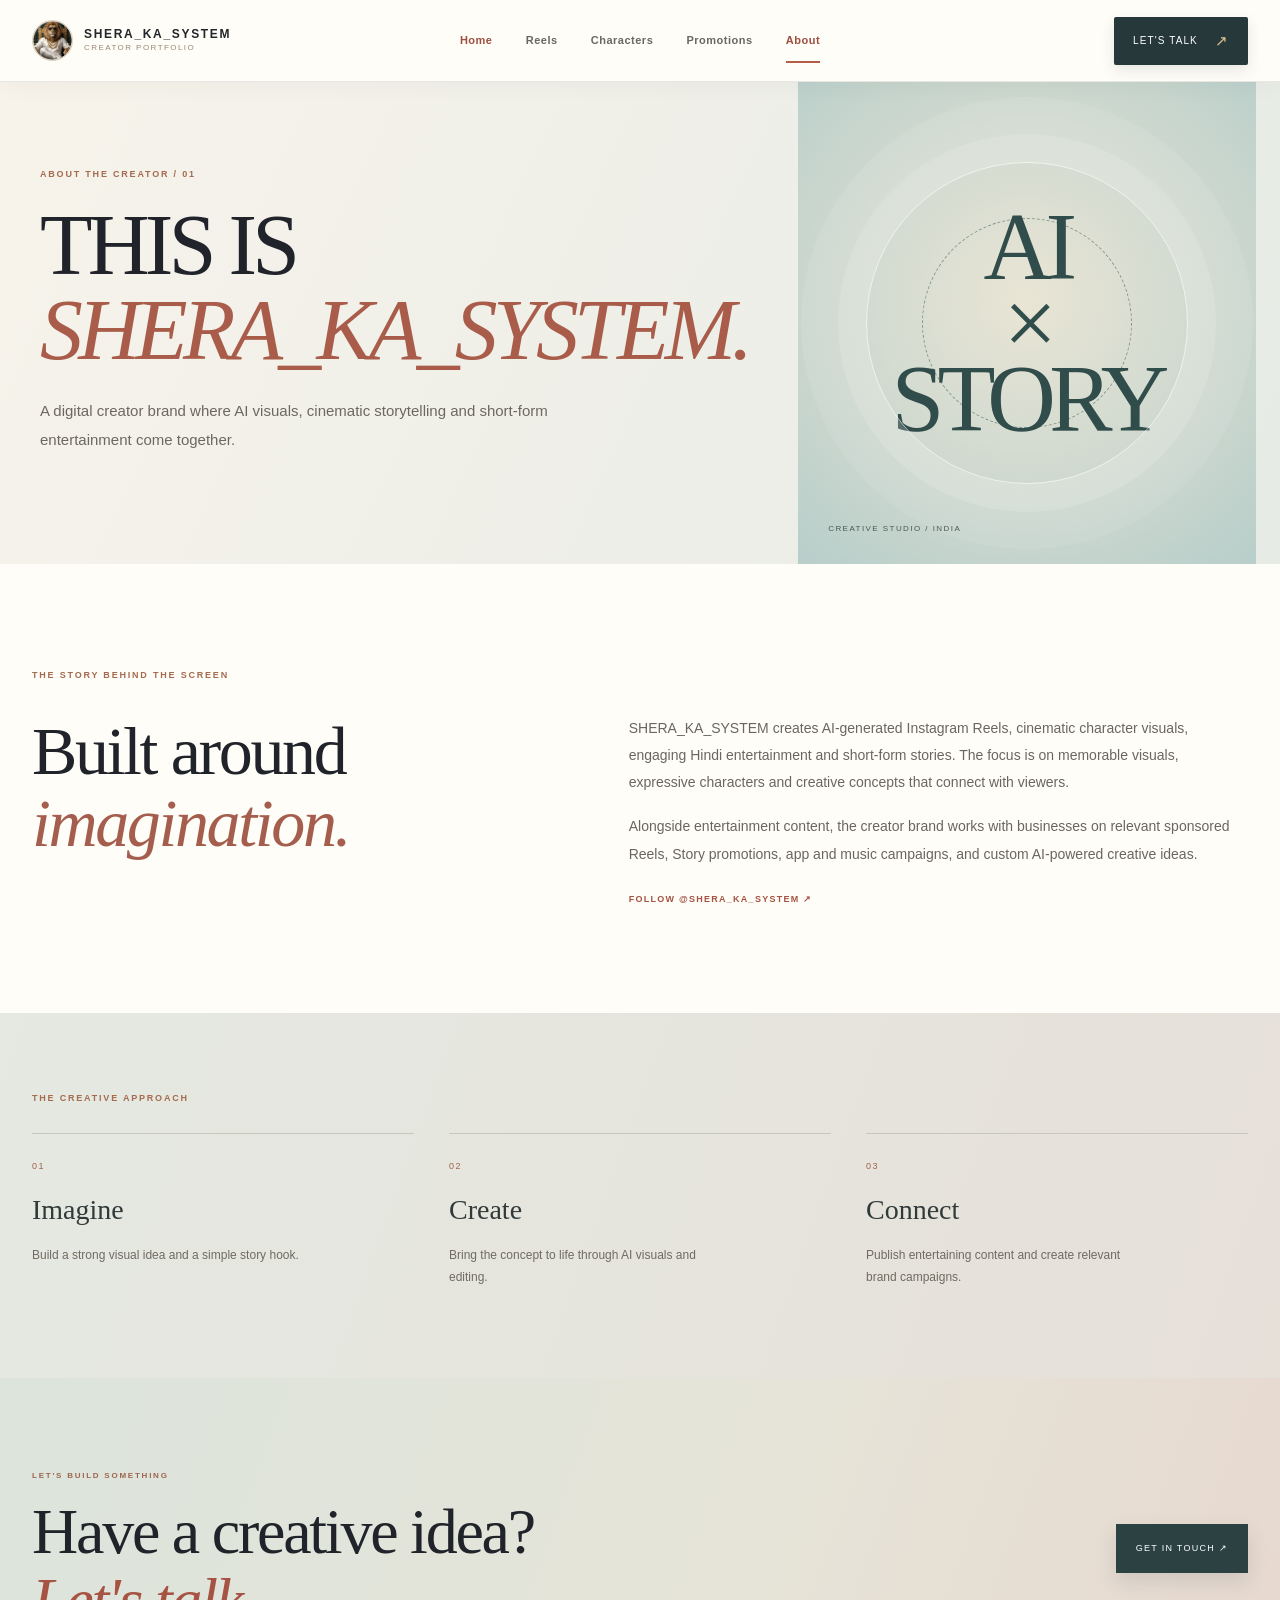
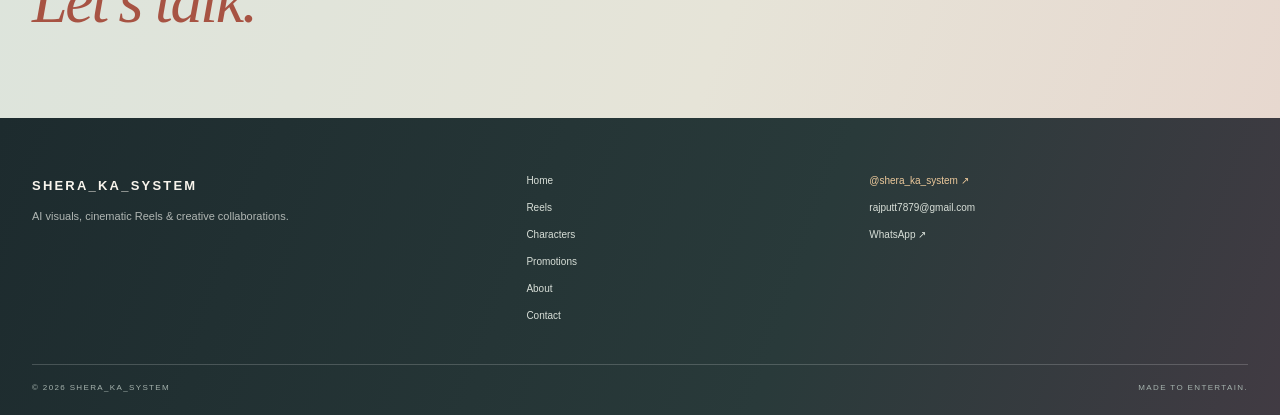
<file: shera-ka-system-kaun-hai.html>
<!doctype html><html lang="en-IN"><head>
<meta charset="utf-8"><meta name="viewport" content="width=device-width,initial-scale=1"><meta name="theme-color" content="#f4f1eb">
<title>About SHERA_KA_SYSTEM | Digital Creator & AI Reels</title><meta name="description" content="Learn about SHERA_KA_SYSTEM, a digital creator brand focused on AI-generated Reels, cinematic visual stories and brand collaborations."><meta name="robots" content="index,follow,max-image-preview:large">
<link rel="canonical" href="https://bhavishyarajputt83-web.github.io/sherakasystem.github.io/shera-ka-system-kaun-hai.html"><link rel="icon" href="favicon.svg" type="image/svg+xml"><link rel="stylesheet" href="style.css"><link rel="preload" as="image" href="shera-avatar.webp">
<meta property="og:type" content="website"><meta property="og:site_name" content="SHERA_KA_SYSTEM"><meta property="og:title" content="About SHERA_KA_SYSTEM | Digital Creator & AI Reels"><meta property="og:description" content="Learn about SHERA_KA_SYSTEM, a digital creator brand focused on AI-generated Reels, cinematic visual stories and brand collaborations."><meta property="og:url" content="https://bhavishyarajputt83-web.github.io/sherakasystem.github.io/shera-ka-system-kaun-hai.html"><meta property="og:image" content="https://bhavishyarajputt83-web.github.io/sherakasystem.github.io/shera-avatar.webp"><meta name="twitter:card" content="summary_large_image">
</head><body><div class="scroll-progress"></div><header class="site-header"><div class="header-inner">
<a class="brand" href="https://bhavishyarajputt83-web.github.io/sherakasystem.github.io/index.html" aria-label="SHERA_KA_SYSTEM home"><img src="shera-avatar.webp" alt="" width="40" height="40"><span><strong>SHERA_KA_SYSTEM</strong><small>CREATOR PORTFOLIO</small></span></a>
<button class="menu-toggle" type="button" aria-label="Open menu" aria-expanded="false"><span></span><span></span></button>
<nav class="main-nav" aria-label="Main navigation">
<a class="home-link" href="https://bhavishyarajputt83-web.github.io/sherakasystem.github.io/index.html" aria-label="Go to homepage">Home</a>
<a class="" href="reels.html">Reels</a>
<a class="" href="characters.html">Characters</a>
<a class="" href="brand-promotions.html">Promotions</a>
<a class="active" href="shera-ka-system-kaun-hai.html">About</a>
</nav><a class="nav-cta" href="contact.html">Let's Talk <span>↗</span></a>
</div></header><main>
<section class="inner-hero inner-hero-cream"><div class="inner-hero-copy" data-reveal><div class="section-kicker">ABOUT THE CREATOR / 01</div><h1>THIS IS<br><em>SHERA_KA_SYSTEM.</em></h1><p>A digital creator brand where AI visuals, cinematic storytelling and short-form entertainment come together.</p></div><div class="inner-hero-art about-art" data-reveal><div class="about-art-ring"></div><span>AI<br>×<br>STORY</span><small>CREATIVE STUDIO / INDIA</small></div></section>
<section class="section story-section"><div class="section-kicker" data-reveal>THE STORY BEHIND THE SCREEN</div><div class="story-grid"><h2>Built around<br><em>imagination.</em></h2><div><p>SHERA_KA_SYSTEM creates AI-generated Instagram Reels, cinematic character visuals, engaging Hindi entertainment and short-form stories. The focus is on memorable visuals, expressive characters and creative concepts that connect with viewers.</p><p>Alongside entertainment content, the creator brand works with businesses on relevant sponsored Reels, Story promotions, app and music campaigns, and custom AI-powered creative ideas.</p><a class="text-link" href="https://www.instagram.com/shera_ka_system/" target="_blank" rel="noopener noreferrer">FOLLOW @SHERA_KA_SYSTEM ↗</a></div></div></section>
<section class="process-band"><div class="section-kicker">THE CREATIVE APPROACH</div><div class="process-grid"><article data-reveal><small>01</small><h3>Imagine</h3><p>Build a strong visual idea and a simple story hook.</p></article><article data-reveal><small>02</small><h3>Create</h3><p>Bring the concept to life through AI visuals and editing.</p></article><article data-reveal><small>03</small><h3>Connect</h3><p>Publish entertaining content and create relevant brand campaigns.</p></article></div></section>
<section class="contact-banner"><div><small>LET'S BUILD SOMETHING</small><h2>Have a creative idea?<br><em>Let's talk.</em></h2></div><a class="banner-button" href="contact.html">GET IN TOUCH ↗</a></section>
</main><footer class="site-footer"><div class="footer-main">
<div class="footer-brand"><strong>SHERA_KA_SYSTEM</strong><p>AI visuals, cinematic Reels & creative collaborations.</p></div>
<div class="footer-nav"><a href="https://bhavishyarajputt83-web.github.io/sherakasystem.github.io/index.html">Home</a><a href="reels.html">Reels</a><a href="characters.html">Characters</a><a href="brand-promotions.html">Promotions</a><a href="shera-ka-system-kaun-hai.html">About</a><a href="contact.html">Contact</a></div>
<div class="footer-social"><a href="https://www.instagram.com/shera_ka_system/" target="_blank" rel="noopener noreferrer">@shera_ka_system ↗</a><a href="mailto:rajputt7879@gmail.com">rajputt7879@gmail.com</a><a href="https://wa.me/919634288445" target="_blank" rel="noopener noreferrer">WhatsApp ↗</a></div>
</div><div class="footer-bottom"><span>© 2026 SHERA_KA_SYSTEM</span><span>MADE TO ENTERTAIN.</span></div></footer><script src="effects.js" defer></script></body></html>
</file>
<file: style.css>
/* SHERA_KA_SYSTEM — editorial creator portfolio */
:root{
  color-scheme:light;
  --paper:#f4f1eb;--white:#fffefa;--ink:#202020;--muted:#77736c;--line:#ded9cf;
  --dark:#070809;--dark2:#13171a;--gold:#c2a06a;--red:#bd6954;--lilac:#d9d4e4;--sage:#c8d0c2;--blue:#c9d9e1;
  --sans:Inter,Arial,Helvetica,sans-serif;--display:Georgia,"Times New Roman",serif;
}
*{box-sizing:border-box}
html{scroll-behavior:smooth;scroll-padding-top:90px}
body{margin:0;background:var(--paper);color:var(--ink);font-family:var(--sans);font-size:15px;line-height:1.6;overflow-x:hidden}
a{color:inherit;text-decoration:none}
button,input,select,textarea{font:inherit}
button,a{-webkit-tap-highlight-color:transparent}
::selection{background:#d5c2a1;color:#171717}
img{max-width:100%;display:block}
.site-header{position:sticky;top:0;z-index:90;height:82px;background:rgba(255,254,250,.96);border-bottom:1px solid rgba(30,30,30,.09);backdrop-filter:blur(16px)}
.header-inner{width:min(1360px,calc(100% - 64px));height:100%;margin:auto;display:grid;grid-template-columns:1fr auto 1fr;align-items:center;gap:32px}
.brand{display:flex;align-items:center;gap:11px;justify-self:start}
.brand img{width:41px;height:41px;object-fit:cover;object-position:center;border-radius:50%;border:1px solid #ded2bc;background:#ddd}
.brand span{display:flex;flex-direction:column;gap:2px}
.brand strong{font-size:12px;line-height:1.1;letter-spacing:.12em;font-weight:850}
.brand small{font-size:8px;line-height:1.3;letter-spacing:.18em;color:#8c877e}
.main-nav{display:flex;align-items:center;justify-content:center;gap:clamp(17px,2.5vw,35px);height:100%}
.main-nav a{position:relative;display:flex;align-items:center;height:100%;font-size:11px;font-weight:650;color:#66625b;letter-spacing:.045em;white-space:nowrap;transition:color .2s}
.main-nav a:after{content:"";position:absolute;left:0;right:0;bottom:20px;height:1px;background:var(--red);transform:scaleX(0);transform-origin:left;transition:transform .25s}
.main-nav a:hover,.main-nav a.active{color:#171717}
.main-nav a:hover:after,.main-nav a.active:after{transform:scaleX(1)}
.nav-cta{justify-self:end;background:#1d2224;color:#fff;padding:11px 17px;font-size:10px;letter-spacing:.11em;text-transform:uppercase;display:inline-flex;align-items:center;gap:17px;transition:background .2s}
.nav-cta span{font-size:15px;color:#dfc391}
.nav-cta:hover{background:#9d5645}
.menu-toggle{display:none}

/* Cinematic home stage */
.cinema-hero{width:min(1480px,calc(100% - 48px));height:clamp(500px,58vw,720px);min-height:500px;margin:22px auto 0;position:relative;overflow:hidden;isolation:isolate;background:#050708;color:#fff}
.hero-particles{position:absolute;inset:0;width:100%;height:100%;z-index:-1}
.hero-grid-lines{position:absolute;inset:0;pointer-events:none;z-index:0;opacity:.2;background-image:linear-gradient(rgba(255,255,255,.07) 1px,transparent 1px),linear-gradient(90deg,rgba(255,255,255,.055) 1px,transparent 1px);background-size:94px 94px;mask-image:radial-gradient(ellipse at center,#000 5%,transparent 78%)}
.cinema-hero:before{content:"";position:absolute;inset:0;z-index:0;background:radial-gradient(ellipse at 50% 48%,rgba(83,93,107,.18),transparent 38%),radial-gradient(ellipse at 50% 100%,rgba(128,82,53,.13),transparent 35%),linear-gradient(180deg,rgba(0,0,0,.12),rgba(0,0,0,.55));pointer-events:none}
.hero-meta,.hero-bottom{position:absolute;z-index:3;left:34px;right:34px;display:flex;align-items:center;justify-content:space-between;color:rgba(255,255,255,.48);font-size:8px;letter-spacing:.19em}
.hero-meta{top:27px}.hero-bottom{bottom:25px}
.live-dot{width:6px;height:6px;border-radius:50%;display:inline-block;margin:0 8px 1px 0;background:#c98565;box-shadow:0 0 12px #c98565;animation:livePulse 1.8s ease-in-out infinite}
@keyframes livePulse{50%{opacity:.3;transform:scale(.75)}}
.hero-center{position:absolute;z-index:3;left:50%;top:49%;width:min(900px,90%);transform:translate(-50%,-50%);text-align:center}
.eyebrow{font-size:9px;letter-spacing:.32em;color:#d5c6ab;font-weight:700}
.metal-word{position:relative;margin:21px 0 0;font-family:Arial,Helvetica,sans-serif;font-size:clamp(100px,18vw,250px);font-weight:950;letter-spacing:-.105em;line-height:.83;padding-right:.105em;color:transparent;background:linear-gradient(180deg,#fff 0%,#a9adb5 13%,#f8f8fa 24%,#626873 43%,#fff 53%,#9ba0a8 69%,#fafafa 85%,#777d87 100%);background-clip:text;-webkit-background-clip:text;-webkit-text-stroke:1px rgba(255,255,255,.25);filter:drop-shadow(0 3px 0 #4b5058) drop-shadow(0 12px 26px rgba(0,0,0,.82));animation:metalPulse 6s ease-in-out infinite}
@keyframes metalPulse{0%,100%{filter:drop-shadow(0 3px 0 #4b5058) drop-shadow(0 12px 26px rgba(0,0,0,.82)) brightness(.95)}50%{filter:drop-shadow(0 3px 0 #4b5058) drop-shadow(0 10px 32px rgba(225,229,239,.2)) brightness(1.2)}}
.metal-sub{display:flex;align-items:center;justify-content:center;gap:13px;margin-top:22px;color:#e8dfcf;font-size:clamp(11px,1.3vw,15px);letter-spacing:.65em;padding-left:.65em}
.metal-sub i{display:block;width:28px;height:1px;background:linear-gradient(90deg,transparent,#c7a879,transparent)}
.hero-description{margin:17px 0 28px;color:rgba(255,255,255,.5);font-size:8px;letter-spacing:.3em}
.hero-button{display:inline-flex;align-items:center;gap:24px;padding:13px 18px;border:1px solid rgba(255,255,255,.27);color:#f5eee0;font-size:8px;font-weight:750;letter-spacing:.2em;transition:background .25s,border-color .25s}
.hero-button span{font-size:16px;color:#d8b982}
.hero-button:hover{background:rgba(255,255,255,.08);border-color:#d6bd8f}
.hero-light{position:absolute;z-index:1;top:-20%;bottom:-20%;left:-25%;width:11%;transform:rotate(18deg);background:linear-gradient(90deg,transparent,rgba(255,255,255,.025),rgba(223,228,241,.16),rgba(255,255,255,.025),transparent);filter:blur(10px);animation:heroSweep 11s ease-in-out infinite;pointer-events:none}
@keyframes heroSweep{0%,18%{left:-25%;opacity:0}32%{opacity:.8}65%{left:115%;opacity:.4}66%,100%{left:115%;opacity:0}}
.hero-scroll b{font-size:14px;color:#dac49d;margin-left:9px}
.quick-nav{width:min(1480px,calc(100% - 48px));margin:0 auto;background:#fffefa;display:grid;grid-template-columns:repeat(3,1fr);border-bottom:1px solid var(--line)}
.quick-nav a{min-height:76px;padding:0 28px;display:flex;align-items:center;gap:15px;border-right:1px solid #ece7dd;transition:background .2s,color .2s}
.quick-nav a:last-child{border:0}
.quick-nav a:hover{background:#f1e8da}
.quick-nav small{font-size:9px;color:#a37d50;letter-spacing:.1em}
.quick-nav strong{font-size:10px;letter-spacing:.13em}
.quick-nav span{margin-left:auto;color:#a36d58;font-size:17px}

/* Sections and editorial rhythm */
.section{padding:104px max(32px,calc((100% - 1220px)/2));}
.section-kicker{color:#98724e;font-size:9px;font-weight:750;letter-spacing:.2em;text-transform:uppercase}
.about-preview{background:#fffefa}
.about-preview-grid{display:grid;grid-template-columns:1.05fr .95fr;gap:90px;align-items:center;margin-top:31px}
.about-preview h2,.section-heading h2,.story-grid h2,.contact-banner h2,.promo-note h2{font-family:var(--display);font-weight:400;font-size:clamp(39px,5vw,66px);line-height:1.07;letter-spacing:-.035em;margin:0}
.about-preview h2 em,.section-heading h2 em,.story-grid h2 em,.contact-banner h2 em,.promo-note h2 em{font-style:italic;color:#a55e4e}
.section-lead{max-width:570px;margin:23px 0 26px;color:#6c6860;font-size:15px;line-height:1.95}
.text-link{display:inline-flex;align-items:center;gap:16px;color:#965d4e;font-size:9px;letter-spacing:.14em;font-weight:800}
.text-link span{font-size:16px}
.about-note{position:relative;padding:38px 42px 35px 46px;background:#e7e4dc;min-height:220px;display:flex;flex-direction:column;justify-content:center}
.about-note:after{content:"";position:absolute;right:0;top:0;width:5px;height:100%;background:#b76d57}
.note-mark{position:absolute;left:16px;top:3px;font-family:var(--display);font-size:66px;color:#b87962;opacity:.65}
.about-note p{font-family:var(--display);font-size:25px;line-height:1.32;margin:0 0 20px;color:#292724}
.about-note small{font-size:8px;letter-spacing:.2em;color:#827a6d}
.work-section{background:#f0eee8}
.section-heading{display:flex;align-items:end;justify-content:space-between;gap:35px;margin-bottom:34px}
.section-heading h2{margin-top:13px}
.section-heading>p{max-width:350px;color:#777168;font-size:12px;line-height:1.85;margin:0 0 5px}
.work-grid{display:grid;grid-template-columns:repeat(3,1fr);gap:18px}
.work-card{display:block;min-width:0}
.work-art{height:330px;position:relative;overflow:hidden;display:flex;align-items:center;justify-content:center;isolation:isolate;transition:transform .45s cubic-bezier(.2,.8,.2,1)}
.work-card:hover .work-art{transform:translateY(-5px)}
.art-reels{background:linear-gradient(145deg,#c6a68a,#96735e 60%,#574a42);color:#fff}
.art-characters{background:linear-gradient(145deg,#d4d1df,#9a94af 65%,#6c7187);color:#21212b}
.art-promotions{background:linear-gradient(145deg,#cdd5c8,#94a48e 60%,#596d60);color:#20291f}
.art-index{position:absolute;top:19px;left:20px;font-size:9px;letter-spacing:.15em;opacity:.75}
.art-caption{position:absolute;bottom:19px;left:20px;font-size:8px;letter-spacing:.17em}
.art-ring{width:190px;height:190px;border-radius:50%;border:1px solid rgba(255,255,255,.64);box-shadow:0 0 0 18px rgba(255,255,255,.07),0 0 0 42px rgba(255,255,255,.05),inset 0 0 42px rgba(255,255,255,.16);animation:slowTurn 28s linear infinite}
.art-ring:before,.art-ring:after{content:"";position:absolute;inset:18px;border:1px solid rgba(255,255,255,.43);border-radius:50%;transform:rotateX(65deg)}
.art-ring:after{transform:rotateY(65deg)}
@keyframes slowTurn{to{transform:rotate(360deg)}}
.art-play{position:absolute;font-size:29px;left:50%;top:50%;transform:translate(-50%,-50%);width:65px;height:65px;border:1px solid rgba(255,255,255,.75);border-radius:50%;display:grid;place-items:center;padding-left:4px;background:rgba(255,255,255,.1);backdrop-filter:blur(8px)}
.character-type{font-family:var(--display);font-size:72px;line-height:.8;letter-spacing:-.08em;text-align:center;transform:rotate(-7deg)}
.character-type span{display:block;font-family:var(--sans);font-size:45px;margin-top:8px;text-align:right}
.promo-type{font-family:var(--display);font-size:42px;line-height:.87;letter-spacing:-.045em;text-align:center;transform:rotate(4deg)}
.promo-type span{color:#fbefe1;font-family:var(--sans);font-size:22px;display:block;margin:5px 0}
.work-info{display:flex;align-items:center;justify-content:space-between;padding:19px 0;border-bottom:1px solid #d6d0c5}
.work-info small{display:block;font-size:8px;letter-spacing:.15em;color:#8e8576}
.work-info h3{font-size:18px;font-weight:600;margin:6px 0 0}
.work-info>b{font-size:20px;color:#9b624e;transition:transform .2s}
.work-card:hover .work-info>b{transform:translate(4px,-4px)}
.statement-band{position:relative;overflow:hidden;background:#202a2d;color:#f4f1eb;padding:105px max(32px,calc((100% - 1220px)/2));min-height:360px;display:flex;align-items:center}
.statement-inner{position:relative;z-index:2}
.statement-inner>span,.contact-banner small,.promo-note small{font-size:8px;letter-spacing:.22em;color:#c6ae82;font-weight:750}
.statement-inner h2{font-family:var(--display);font-size:clamp(40px,5.3vw,70px);font-weight:400;line-height:1.08;margin:19px 0 25px}
.statement-inner h2 em{color:#d6b8a0}
.statement-inner>a{font-size:9px;letter-spacing:.17em;border-bottom:1px solid rgba(255,255,255,.35);padding-bottom:8px}
.statement-side{position:absolute;right:10%;bottom:-90px;font-size:clamp(120px,23vw,300px);font-weight:900;line-height:.8;letter-spacing:-.1em;color:rgba(255,255,255,.045);pointer-events:none}
.services-preview{background:#fffefa}
.service-list{margin-top:38px;border-top:1px solid var(--line)}
.service-list a{display:grid;grid-template-columns:65px 1.3fr 1fr 30px;align-items:center;gap:20px;padding:23px 8px;border-bottom:1px solid var(--line);transition:padding .25s,background .25s}
.service-list a:hover{padding-left:18px;background:#f7f4ee}
.service-list span{color:#a27c50;font-size:10px}
.service-list strong{font-size:14px;font-weight:600}
.service-list small{font-size:8px;letter-spacing:.12em;color:#91897c}
.service-list b{font-size:18px;color:#a55e4e}
.contact-banner{padding:83px max(32px,calc((100% - 1220px)/2));background:#d4d9d0;display:flex;justify-content:space-between;align-items:center;gap:30px}
.contact-banner h2{margin-top:13px}
.banner-button{display:inline-flex;align-items:center;gap:24px;padding:17px 20px;background:#202a2d;color:#fff;font-size:9px;letter-spacing:.14em;white-space:nowrap;transition:background .2s}
.banner-button span{font-size:16px;color:#e0c596}
.banner-button:hover{background:#a45e4d}

/* Inner page hero layouts */
.inner-hero{min-height:480px;display:grid;grid-template-columns:1.05fr .95fr;align-items:stretch;overflow:hidden}
.inner-hero-copy{padding:85px max(36px,calc((100vw - 1200px)/2));padding-right:50px;display:flex;flex-direction:column;justify-content:center;align-items:flex-start}
.inner-hero-copy h1{font-family:var(--display);font-weight:400;font-size:clamp(48px,6.7vw,88px);line-height:.99;letter-spacing:-.055em;margin:23px 0}
.inner-hero-copy h1 em{font-style:italic;color:#a45f4d}
.inner-hero-copy>p{max-width:510px;color:#6c6860;font-size:15px;line-height:1.9;margin:0 0 25px}
.inner-hero-cream{background:#f4f1eb}
.inner-hero-lilac{background:#e0dce8}
.inner-hero-peach{background:#e8d7ca}
.inner-hero-dark{background:#161c20;color:white}
.inner-hero-dark .inner-hero-copy>p{color:#c2c3c1}
.inner-hero-dark .inner-hero-copy h1 em{color:#d5b17c}
.inner-hero-art{position:relative;min-height:440px;overflow:hidden;display:flex;align-items:center;justify-content:center}
.about-art{background:#c8d7d5}
.about-art:before,.shera-art:before,.promo-art:before,.contact-art:before{content:"";position:absolute;width:320px;height:320px;border:1px solid rgba(255,255,255,.65);border-radius:50%;box-shadow:0 0 0 28px rgba(255,255,255,.12),0 0 0 65px rgba(255,255,255,.08)}
.about-art-ring{position:absolute;width:210px;height:210px;border-radius:50%;border:1px dashed rgba(38,72,75,.48);animation:slowTurn 25s linear infinite}
.about-art>span{font-family:var(--display);font-size:95px;line-height:.8;text-align:center;color:#30494a;letter-spacing:-.07em}
.inner-hero-art>small{position:absolute;bottom:28px;left:30px;font-size:8px;letter-spacing:.18em;color:rgba(25,35,35,.7)}
.story-section{background:#fffefa}
.story-grid{display:grid;grid-template-columns:.9fr 1.1fr;gap:90px;margin-top:32px}
.story-grid h2{font-size:clamp(42px,5.5vw,68px)}
.story-grid p{color:#6a665e;font-size:14px;line-height:1.95;margin:0 0 17px}
.process-band{padding:78px max(32px,calc((100% - 1220px)/2));background:#e8e5dd}
.process-grid{display:grid;grid-template-columns:repeat(3,1fr);gap:35px;margin-top:28px}
.process-grid article{border-top:1px solid #c9c1b3;padding-top:18px}
.process-grid small{font-size:9px;letter-spacing:.16em;color:#9b6b4f}
.process-grid h3{font-family:var(--display);font-weight:400;font-size:28px;margin:12px 0 7px}
.process-grid p{font-size:12px;color:#706b61;max-width:270px;line-height:1.8}
.cast-art{background:#b5adca}
.cast-art>span{font-family:var(--display);font-size:100px;line-height:.76;text-align:center;position:relative;z-index:2;color:#312d42;letter-spacing:-.09em}
.cast-orb{position:absolute;border-radius:50%;border:1px solid rgba(255,255,255,.65)}
.orb-a{width:190px;height:190px;transform:translate(-45px,-20px);box-shadow:0 0 0 24px rgba(255,255,255,.09)}
.orb-b{width:310px;height:310px;transform:translate(35px,20px);border-style:dashed}
.orb-c{width:420px;height:420px;transform:translate(-5px,10px);opacity:.45}
.character-section{background:#fffefa}
.character-grid{display:grid;grid-template-columns:repeat(3,1fr);gap:20px}
.character-profile{background:#f4f1eb}
.character-art{height:250px;position:relative;display:flex;align-items:center;justify-content:center;overflow:hidden}
.character-art>span{position:absolute;top:17px;left:18px;font-size:9px;letter-spacing:.16em}
.character-art>b{font-family:var(--display);font-size:100px;line-height:1;letter-spacing:-.09em;z-index:1}
.character-art>small{position:absolute;bottom:16px;left:18px;font-size:8px;letter-spacing:.2em}
.lion-art{background:#d9b995;color:#5c3b2e}.bull-art{background:#c8d0c3;color:#344a3d}.tiger-art{background:#c8d3dc;color:#384856}
.lion-art:after,.bull-art:after,.tiger-art:after{content:"";position:absolute;width:190px;height:190px;border:1px solid rgba(255,255,255,.7);border-radius:50%;box-shadow:0 0 0 24px rgba(255,255,255,.1),0 0 0 48px rgba(255,255,255,.07)}
.character-copy{padding:21px 22px 25px}
.character-copy>small{color:#9c704e;font-size:8px;letter-spacing:.16em}
.character-copy h2{font-family:var(--display);font-size:25px;font-weight:400;margin:6px 0}
.character-copy p{font-size:12px;color:#716c63;line-height:1.8;margin:0 0 14px}

/* Reels showcase */
.page-hero-dark{position:relative;min-height:485px;display:flex;align-items:center;overflow:hidden}
.page-hero-dark:after{content:"";position:absolute;width:560px;height:560px;border-radius:50%;right:8%;top:50%;transform:translateY(-50%);border:1px solid rgba(255,255,255,.12);box-shadow:0 0 0 36px rgba(255,255,255,.025),0 0 0 78px rgba(255,255,255,.018)}
.page-hero-dark .inner-hero-copy{position:relative;z-index:2;padding-top:65px;padding-bottom:65px}
.page-hero-dark .inner-hero-copy h1{font-size:clamp(60px,8vw,104px)}
.reels-section,.reel-section{background:#f0eee8}
.reel-grid{display:grid;grid-template-columns:repeat(3,1fr);gap:19px}
.reel-card{display:block;min-width:0;background:#fffefa;transition:transform .3s,box-shadow .3s}
.reel-card:hover{transform:translateY(-6px);box-shadow:0 18px 38px rgba(31,30,28,.1)}
.reel-art{height:340px;position:relative;overflow:hidden;display:flex;flex-direction:column;justify-content:space-between;padding:19px;color:#fff}
.reel-card-one .reel-art{background:linear-gradient(145deg,#a66e55,#483934)}
.reel-card-two .reel-art{background:linear-gradient(145deg,#85839e,#41465b)}
.reel-card-three .reel-art{background:linear-gradient(145deg,#859b86,#3e5b55)}
.reel-art:after{content:"";position:absolute;width:230px;height:230px;right:-70px;bottom:-70px;border:1px solid rgba(255,255,255,.45);border-radius:50%;box-shadow:0 0 0 22px rgba(255,255,255,.08),0 0 0 50px rgba(255,255,255,.06)}
.reel-art>span{font-size:8px;letter-spacing:.16em}
.reel-art>b{position:relative;z-index:1;font-family:var(--display);font-size:43px;line-height:.98;font-weight:400;letter-spacing:-.04em}
.reel-art>i{position:absolute;right:18px;top:16px;font-style:normal;font-size:21px}
.reel-card-caption{padding:17px 18px 19px;display:flex;align-items:center;justify-content:space-between;gap:10px}
.reel-card-caption strong{font-size:12px;font-weight:650}
.reel-card-caption small{font-size:7px;letter-spacing:.12em;color:#968b7c}
.fine-print{font-size:10px;color:#817a70;margin-top:18px}

/* Promotions */
.promo-hero .inner-hero-art{background:#aab9b5}
.promo-art>span{font-family:var(--display);font-size:75px;line-height:.83;text-align:center;letter-spacing:-.06em;color:#273b38;z-index:1}
.promo-art>small{color:#4b5b55}
.promotion-section{background:#fffefa}
.promotion-list{border-top:1px solid var(--line);margin-top:35px}
.promotion-list article{display:grid;grid-template-columns:65px 1fr 35px;align-items:center;gap:20px;padding:23px 8px;border-bottom:1px solid var(--line);transition:padding .2s,background .2s}
.promotion-list article:hover{padding-left:18px;background:#f7f4ef}
.promotion-list article>span{color:#a16b4e;font-size:10px}
.promotion-list article h3{font-size:15px;font-weight:650;margin:0 0 4px}
.promotion-list article p{font-size:12px;color:#777168;margin:0}
.promotion-list article>b{font-size:18px;color:#9e674e}
.promo-note{background:#e4d8ce;padding:75px max(32px,calc((100% - 1220px)/2));display:grid;grid-template-columns:1fr 1fr auto;gap:30px;align-items:center}
.promo-note h2{font-size:43px;margin-top:10px}
.promo-note p{font-size:12px;line-height:1.9;color:#6c6259;max-width:390px}

/* Contact */
.contact-hero .inner-hero-art{background:#d9d2df}
.contact-art>span{font-family:var(--display);font-size:79px;line-height:.9;color:#4d435d;letter-spacing:-.05em;z-index:1}
.contact-art>span .contact-star{color:#9b6d58;font-size:50px;vertical-align:top}
.contact-art>small{color:#665f70}
.contact-section{background:#fffefa}
.contact-layout{display:grid;grid-template-columns:1.1fr .9fr;gap:70px;max-width:1120px;margin:auto}
.contact-form{display:grid;grid-template-columns:1fr 1fr;gap:0 17px}
.contact-form .section-kicker,.contact-form h2,.contact-form label[for="brand"],.contact-form #brand,.contact-form label[for="details"],.contact-form #details,.contact-form button,.contact-form .form-note{grid-column:1/-1}
.contact-form h2{font-family:var(--display);font-weight:400;font-size:42px;line-height:1.05;margin:12px 0 22px}
.contact-form h2 em{color:#a45f4d;font-style:italic}
.contact-form label{display:block;margin:13px 0 6px;font-size:9px;font-weight:750;letter-spacing:.08em;color:#6b6357}
.contact-form input,.contact-form select,.contact-form textarea{width:100%;border:1px solid #ddd7ce;background:#faf9f6;padding:12px 13px;font-size:12px;color:#292929;outline:none;border-radius:0;transition:border-color .2s,background .2s}
.contact-form input:focus,.contact-form select:focus,.contact-form textarea:focus{border-color:#a76a54;background:#fff}
.contact-form textarea{min-height:118px;resize:vertical}
.form-button{margin-top:19px;border:0;background:#202a2d;color:#fff;padding:15px 18px;text-align:left;font-size:9px;font-weight:750;letter-spacing:.16em;cursor:pointer;transition:background .2s}
.form-button:hover{background:#a45f4d}
.form-note{display:block;margin-top:9px;color:#918a80;font-size:9px}
.contact-direct{padding:31px;background:#e6e2da;align-self:start}
.contact-direct h2{font-family:var(--display);font-size:44px;font-weight:400;line-height:1.05;margin:14px 0}
.contact-direct h2 em{color:#a45f4d}
.contact-direct>p{font-size:12px;color:#6e685e;line-height:1.8;margin-bottom:25px}
.contact-direct>a{display:flex;flex-direction:column;gap:5px;padding:15px 0;border-top:1px solid #d0c9bd}
.contact-direct>a small{font-size:8px;letter-spacing:.16em;color:#92704d}
.contact-direct>a strong{font-size:13px;font-weight:650}

/* Footer and interactions */
.site-footer{background:#1c2426;color:#f4f1e9;padding:55px max(32px,calc((100% - 1220px)/2)) 20px}
.footer-main{display:grid;grid-template-columns:1.2fr .8fr 1fr;gap:40px;padding-bottom:40px}
.footer-brand strong{font-size:13px;letter-spacing:.17em}
.footer-brand p{font-size:11px;color:#b0b6b3;max-width:300px;margin-top:11px}
.footer-nav,.footer-social{display:flex;flex-direction:column;gap:11px}
.footer-nav a,.footer-social a{font-size:10px;color:#c3c7c4;transition:color .2s}
.footer-nav a:hover,.footer-social a:hover{color:#e8c89b}
.footer-social a:first-child{color:#e4c696}
.footer-bottom{border-top:1px solid rgba(255,255,255,.15);padding-top:17px;display:flex;justify-content:space-between;color:#85908d;font-size:8px;letter-spacing:.17em}
.scroll-progress{position:fixed;top:0;left:0;width:0;height:2px;background:#bf7b61;z-index:120;pointer-events:none}
[data-reveal]{opacity:0;transform:translateY(24px);transition:opacity .7s ease,transform .7s cubic-bezier(.2,.75,.2,1)}
[data-reveal].revealed{opacity:1;transform:translateY(0)}
[data-reveal="left"]{transform:translateX(-25px)}[data-reveal="right"]{transform:translateX(25px)}
[data-reveal="left"].revealed,[data-reveal="right"].revealed{transform:translateX(0)}
@media(max-width:1000px){
 .header-inner{grid-template-columns:1fr auto auto;gap:18px}.main-nav{gap:17px}.brand strong{font-size:10px}
 .about-preview-grid,.story-grid{gap:45px}.contact-layout{gap:35px}.promo-note{grid-template-columns:1fr 1fr}.promo-note .banner-button{grid-column:2}
}
@media(max-width:760px){
 .site-header{height:72px}.header-inner{width:calc(100% - 32px);grid-template-columns:1fr auto auto;gap:12px}
 .brand img{width:36px;height:36px}.brand strong{font-size:10px}.brand small{font-size:7px}
 .menu-toggle{display:flex;width:37px;height:37px;flex-direction:column;align-items:center;justify-content:center;gap:5px;background:transparent;border:1px solid #d8d2c8;cursor:pointer}
 .menu-toggle span{width:16px;height:1px;background:#252525;transition:transform .2s}
 .menu-toggle[aria-expanded="true"] span:first-child{transform:translateY(3px) rotate(45deg)}
 .menu-toggle[aria-expanded="true"] span:last-child{transform:translateY(-3px) rotate(-45deg)}
 .main-nav{display:none;position:absolute;top:71px;left:0;right:0;height:auto;padding:13px 22px 20px;background:#fffefa;border-bottom:1px solid #ddd6ca;box-shadow:0 14px 28px rgba(0,0,0,.08);flex-direction:column;align-items:stretch;gap:0}
 .main-nav.is-open{display:flex}.main-nav a{height:auto;padding:12px 0;border-bottom:1px solid #eee9df;font-size:12px}.main-nav a:after{display:none}
 .nav-cta{padding:10px 11px;font-size:8px;gap:8px}
 .cinema-hero{width:calc(100% - 20px);margin-top:10px;height:min(660px,calc(100svh - 95px));min-height:480px}
 .hero-meta,.hero-bottom{left:15px;right:15px;font-size:6px;letter-spacing:.12em}.hero-meta{top:17px}.hero-bottom{bottom:17px}
 .metal-word{font-size:clamp(78px,20vw,145px)}.metal-sub{font-size:9px;letter-spacing:.4em;gap:8px;margin-top:17px}
 .hero-description{font-size:7px;letter-spacing:.18em;margin:14px 0 23px}
 .quick-nav{width:calc(100% - 20px);grid-template-columns:1fr}
 .quick-nav a{min-height:57px;padding:0 17px;border-right:0;border-bottom:1px solid #ece7dd}
 .quick-nav a:last-child{border-bottom:0}.quick-nav strong{font-size:9px}
 .section{padding:68px 22px}.about-preview-grid,.story-grid{grid-template-columns:1fr;gap:27px}.about-preview h2,.section-heading h2,.story-grid h2{font-size:43px}
 .about-note{padding:34px 28px 28px 37px;min-height:170px}.about-note p{font-size:21px}
 .section-heading{display:block}.section-heading>p{margin-top:14px}
 .work-grid,.character-grid,.reel-grid{grid-template-columns:1fr;gap:26px}.work-art{height:270px}.work-card{max-width:520px;width:100%;margin:auto}
 .statement-band{padding:70px 24px;min-height:320px}.statement-inner h2{font-size:44px}.statement-side{right:0;font-size:150px}
 .service-list a{grid-template-columns:33px 1fr 20px;gap:12px;padding:18px 4px}.service-list strong{font-size:12px}.service-list small{grid-column:2;font-size:7px}.service-list b{grid-column:3;grid-row:1/3}
 .contact-banner{padding:60px 24px;display:block}.contact-banner h2{font-size:44px}.banner-button{margin-top:25px}
 .inner-hero{grid-template-columns:1fr}.inner-hero-copy{padding:58px 26px 42px}.inner-hero-copy h1{font-size:54px}.inner-hero-art{min-height:290px}
 .inner-hero-art:before{width:230px;height:230px}.inner-hero-art>small{bottom:17px;left:18px}
 .process-band{padding:60px 24px}.process-grid{grid-template-columns:1fr;gap:18px}.process-grid article{padding-top:14px}
 .page-hero-dark{min-height:470px}.page-hero-dark:after{width:360px;height:360px;right:-150px}
 .page-hero-dark .inner-hero-copy{padding:60px 26px}.page-hero-dark .inner-hero-copy h1{font-size:60px}
 .reel-art{height:290px}
 .promotion-list article{grid-template-columns:35px 1fr 20px;gap:12px;padding:18px 2px}.promotion-list article h3{font-size:13px}.promotion-list article p{font-size:10px}
 .promo-note{padding:60px 24px;grid-template-columns:1fr;gap:18px}.promo-note h2{font-size:40px}.promo-note .banner-button{grid-column:1;justify-self:start;margin-top:0}
 .contact-layout{grid-template-columns:1fr;gap:28px}.contact-form{grid-template-columns:1fr}.contact-form>*{grid-column:1!important}.contact-form h2{font-size:36px}.contact-direct{padding:24px}
 .footer-main{grid-template-columns:1fr 1fr;gap:25px}.footer-brand{grid-column:1/-1}.footer-bottom{font-size:7px}
}
@media(max-width:390px){.nav-cta{display:none}.header-inner{grid-template-columns:1fr auto}.metal-word{font-size:76px}.metal-sub{font-size:8px}.hero-meta span:last-child{display:none}}
@media(prefers-reduced-motion:reduce){*,*:before,*:after{scroll-behavior:auto!important;animation-duration:.01ms!important;animation-iteration-count:1!important;transition-duration:.01ms!important}[data-reveal]{opacity:1;transform:none}}


/* Branded entrance loader: short, restrained and consistent with the hero */
.site-loader{position:fixed;inset:0;z-index:9999;background:#050708;color:#fff;display:flex;align-items:center;justify-content:center;opacity:1;visibility:visible;transition:opacity .48s ease,visibility .48s ease}
.site-loader.loader-out{opacity:0;visibility:hidden;pointer-events:none}
.loader-inner{text-align:center;padding:24px}
.loader-metal{font-family:Arial,Helvetica,sans-serif;font-size:clamp(70px,14vw,150px);font-weight:950;letter-spacing:-.105em;padding-right:.105em;line-height:.86;color:transparent;background:linear-gradient(180deg,#fff 0%,#a8aeb8 17%,#fff 28%,#626975 46%,#fff 58%,#989eaa 77%,#f9f9fa 100%);background-clip:text;-webkit-background-clip:text;filter:drop-shadow(0 3px 0 #4b5058) drop-shadow(0 10px 24px rgba(0,0,0,.9));animation:metalPulse 2.4s ease-in-out infinite}
.loader-small{margin-top:16px;color:#e6dcc9;font-size:9px;letter-spacing:.55em;padding-left:.55em}
.loader-bar{height:1px;width:min(190px,45vw);background:#35393a;margin:25px auto 0;overflow:hidden}
.loader-bar span{display:block;height:100%;width:32%;background:#dcc28e;animation:loaderTravel 1s ease-in-out infinite}
@keyframes loaderTravel{from{transform:translateX(-110%)}to{transform:translateX(420%)}}


/* ===== Finish pass: richer color, clearer hierarchy, polished states ===== */
:root{
  --paper:#f6f3ed;--white:#fffdf8;--ink:#20242a;--muted:#6e716f;--line:#ddd7cd;
  --dark:#10171a;--dark2:#1c272b;--gold:#c59b61;--red:#b65d4a;
  --lilac:#dcd8e9;--sage:#cbd8ce;--blue:#c8dce1;
  --terracotta:#b65d4a;--plum:#57516d;--teal:#456e68;
}
body{background:#f6f3ed;color:#20242a}
.site-header{background:rgba(255,253,248,.97);border-bottom:1px solid rgba(37,39,40,.1);box-shadow:0 4px 24px rgba(28,31,32,.035)}
.header-inner{grid-template-columns:minmax(220px,1fr) auto minmax(130px,1fr);gap:24px}
.brand strong{font-size:12px;letter-spacing:.14em;color:#22262a}
.brand small{color:#9a8875}
.main-nav{gap:clamp(18px,2.6vw,38px)}
.main-nav a{font-size:11px;color:#696760}
.main-nav a:after{height:2px;background:var(--terracotta);bottom:18px}
.main-nav a.active,.main-nav a.home-link{color:#9d4f3f}
.nav-cta{background:#26383a;border-radius:2px;padding:12px 19px;box-shadow:0 5px 14px rgba(38,56,58,.12)}
.nav-cta:hover{background:#a95643}
.cinema-hero{background:#080d10;border:1px solid rgba(255,255,255,.06);box-shadow:0 22px 60px rgba(18,27,29,.12)}
.cinema-hero:before{background:radial-gradient(ellipse at 50% 43%,rgba(124,98,72,.24),transparent 40%),radial-gradient(ellipse at 80% 80%,rgba(49,100,102,.18),transparent 34%),linear-gradient(180deg,rgba(0,0,0,.08),rgba(0,0,0,.57))}
.hero-grid-lines{opacity:.14;background-size:78px 78px}
.metal-word{background:linear-gradient(180deg,#fff 0%,#c5c9cc 15%,#fff 27%,#75828a 42%,#fdfaf4 53%,#9ca6a9 69%,#fff 86%,#818c91 100%);background-clip:text;-webkit-background-clip:text}
.hero-button{border-color:rgba(226,204,170,.42);background:rgba(255,255,255,.025)}
.hero-button:hover{background:rgba(210,174,124,.12);border-color:#d8b982}
.quick-nav{background:#fffdf8;border-color:#d9d2c7}
.quick-nav a{border-color:#e7e0d5;transition:background .25s,transform .25s}
.quick-nav a:hover{background:#eee5d7}
.quick-nav small{color:#ad7057}
.quick-nav strong{letter-spacing:.15em;color:#2b3030}
.quick-nav span{color:#a85f4d}
.about-preview{background:#fffdf8}
.about-note{background:linear-gradient(135deg,#e8e6dc,#dfe4df);border:1px solid #d9d8ce}
.about-note:after{background:linear-gradient(180deg,#b65d4a,#d09e68)}
.about-note p{color:#293235}
.note-mark{color:#b66a55}
.work-section{background:linear-gradient(135deg,#eeeae2,#e8e7df)}
.work-grid{gap:22px}
.work-art{height:350px;box-shadow:0 13px 30px rgba(40,37,32,.09)}
.art-reels{background:radial-gradient(circle at 50% 46%,#dfb48c 0 16%,transparent 17%),linear-gradient(145deg,#b96f59,#7a514b 58%,#403b41)}
.art-characters{background:radial-gradient(circle at 50% 46%,#d6c6de 0 16%,transparent 17%),linear-gradient(145deg,#8887a8,#686984 62%,#41485b)}
.art-promotions{background:radial-gradient(circle at 50% 46%,#d9d6a9 0 16%,transparent 17%),linear-gradient(145deg,#84a29a,#557c76 62%,#344d4e)}
.art-ring{box-shadow:0 0 0 18px rgba(255,255,255,.1),0 0 0 42px rgba(255,255,255,.055),inset 0 0 42px rgba(255,255,255,.2)}
.work-info{border-color:#d0c7b9}
.work-info small{color:#96775f}
.work-info h3{color:#202a2b}
.statement-band{background:linear-gradient(115deg,#293b3e,#3f4d4d 54%,#62535a);color:#fffdf8}
.statement-inner>span{color:#e5c99f}
.statement-inner h2 em{color:#efc4a6}
.statement-side{color:rgba(255,255,255,.055)}
.services-preview{background:#fffdf8}
.service-list{border-color:#d9d3c8}
.service-list a{border-color:#e5dfd4}
.service-list a:hover{background:#f4eee5}
.service-list span{color:#b36b52}
.service-list strong{color:#303334}
.service-list small{color:#8d8375}
.service-list b{color:#b45f49}
.contact-banner{background:linear-gradient(110deg,#dce4dc,#e6e4d8 58%,#e7d8cf)}
.contact-banner small{color:#9d654e}
.contact-banner h2 em{color:#a75343}
.banner-button{background:#2b4142;box-shadow:0 9px 20px rgba(43,65,66,.13)}
.banner-button:hover{background:#a95745}
.section-kicker{color:#a56b4f}
.text-link{color:#a65343}
.text-link:hover{color:#6e7773}

/* About, characters and service pages get their own deliberate color blocks */
.inner-hero-cream{background:linear-gradient(115deg,#f7f3eb,#e6ebe5)}
.inner-hero-lilac{background:linear-gradient(120deg,#e4dfed,#c9d8dd)}
.inner-hero-peach{background:linear-gradient(120deg,#eddbce,#d9e0d8)}
.inner-hero-copy h1 em{color:#a85c49}
.about-art{background:radial-gradient(circle at 50% 45%,#e9e5d5,#b8ceca)}
.about-art>span{color:#314d4b}
.cast-art{background:radial-gradient(circle at 50% 50%,#e8d9e8,#9a9ab2)}
.cast-art>span{color:#39364e}
.shera-art{background:radial-gradient(circle at 50% 50%,#f0d6b3,#b7785f)}
.shera-monogram{font-family:var(--display);font-size:210px;color:rgba(255,250,235,.74);line-height:1}
.promo-hero .inner-hero-art{background:radial-gradient(circle at 45% 45%,#dfe2c7,#8ca9a0)}
.promo-art>span{color:#31534c}
.contact-hero .inner-hero-art{background:radial-gradient(circle at 48% 43%,#e9e1ed,#b7afc5)}
.contact-art>span{color:#50475f}
.story-section{background:#fffdf8}
.process-band{background:linear-gradient(110deg,#e5e9e1,#e6e0d9)}
.process-grid article{border-color:#c7c7bd}
.process-grid small{color:#a35f4d}
.process-grid h3{color:#303a3a}
.character-section{background:#fffdf8}
.lion-art{background:linear-gradient(145deg,#e9c7a2,#b87c5b);color:#694232}
.bull-art{background:linear-gradient(145deg,#cbd9c7,#77958a);color:#34534b}
.tiger-art{background:linear-gradient(145deg,#cbd9e4,#778da2);color:#394c60}
.character-copy{background:#f7f4ed}
.character-copy>small{color:#a3614c}
.page-hero-dark{background:radial-gradient(ellipse at 75% 35%,rgba(176,138,100,.18),transparent 35%),linear-gradient(110deg,#202d30,#293a3c 66%,#45424c)}
.page-hero-dark:after{border-color:rgba(237,220,193,.16);box-shadow:0 0 0 36px rgba(237,220,193,.035),0 0 0 78px rgba(237,220,193,.022)}
.reel-section{background:linear-gradient(125deg,#f1eee7,#e5e8e2)}
.reel-card{background:#fffdf8;box-shadow:0 12px 28px rgba(34,39,39,.06)}
.reel-card-one .reel-art{background:linear-gradient(145deg,#bd795e,#6d4948)}
.reel-card-two .reel-art{background:linear-gradient(145deg,#8c88a8,#4b5066)}
.reel-card-three .reel-art{background:linear-gradient(145deg,#83a39a,#426d67)}
.reel-card-caption{background:#fffdf8}
.promotion-section{background:#fffdf8}
.promotion-list article{border-color:#e4ddd3}
.promotion-list article:hover{background:#f4eee5}
.promotion-list article>span{color:#ad654f}
.promo-note{background:linear-gradient(110deg,#e9dcd0,#d9e3dd);color:#263436}
.promo-note p{color:#62665f}
.contact-section{background:linear-gradient(110deg,#fffdf8,#eef0ea)}
.contact-form{background:#fff;border:1px solid #e4ded4;box-shadow:0 18px 45px rgba(39,43,41,.06)}
.contact-form input,.contact-form select,.contact-form textarea{border-color:#d9d7d0;background:#faf9f6}
.contact-form input:focus,.contact-form select:focus,.contact-form textarea:focus{border-color:#a75e4c;box-shadow:0 0 0 3px rgba(167,94,76,.08)}
.form-button{background:#2a4243}
.form-button:hover{background:#a95745}
.contact-direct{background:linear-gradient(145deg,#e8e8dc,#dbe4df);border:1px solid #d5d9cf}
.contact-direct>a{border-color:#cdd3cb}
.contact-direct>a small{color:#a0674f}
.site-footer{background:linear-gradient(110deg,#1d2b2e,#293a3a 62%,#413b43);color:#f8f4ec}
.footer-main{border-color:rgba(255,255,255,.16)}
.footer-nav a,.footer-social a{color:#d8dfd8}
.footer-social a:first-child{color:#edc99b}
.footer-bottom{color:#a5b2ad;border-color:rgba(255,255,255,.18)}

/* Link clarity, keyboard support and small-screen menu */
a:focus-visible,button:focus-visible,input:focus-visible,select:focus-visible,textarea:focus-visible{outline:3px solid rgba(179,94,73,.45);outline-offset:3px}
.home-link{font-weight:800!important}
@media(max-width:1000px){.header-inner{grid-template-columns:minmax(185px,1fr) auto minmax(115px,1fr);gap:15px}.main-nav{gap:17px}}
@media(max-width:760px){.header-inner{grid-template-columns:1fr auto auto}.main-nav{gap:0}}
@media(max-width:390px){.header-inner{grid-template-columns:1fr auto}.brand strong{letter-spacing:.09em}}
@media(hover:hover){
 .work-art:before{content:"";position:absolute;inset:0;background:linear-gradient(115deg,transparent 25%,rgba(255,255,255,.16) 48%,transparent 68%);transform:translateX(-120%);transition:transform .8s;z-index:2;pointer-events:none}
 .work-card:hover .work-art:before{transform:translateX(120%)}
 .quick-nav a:hover span{transform:translate(3px,-3px)}
}
</file>
